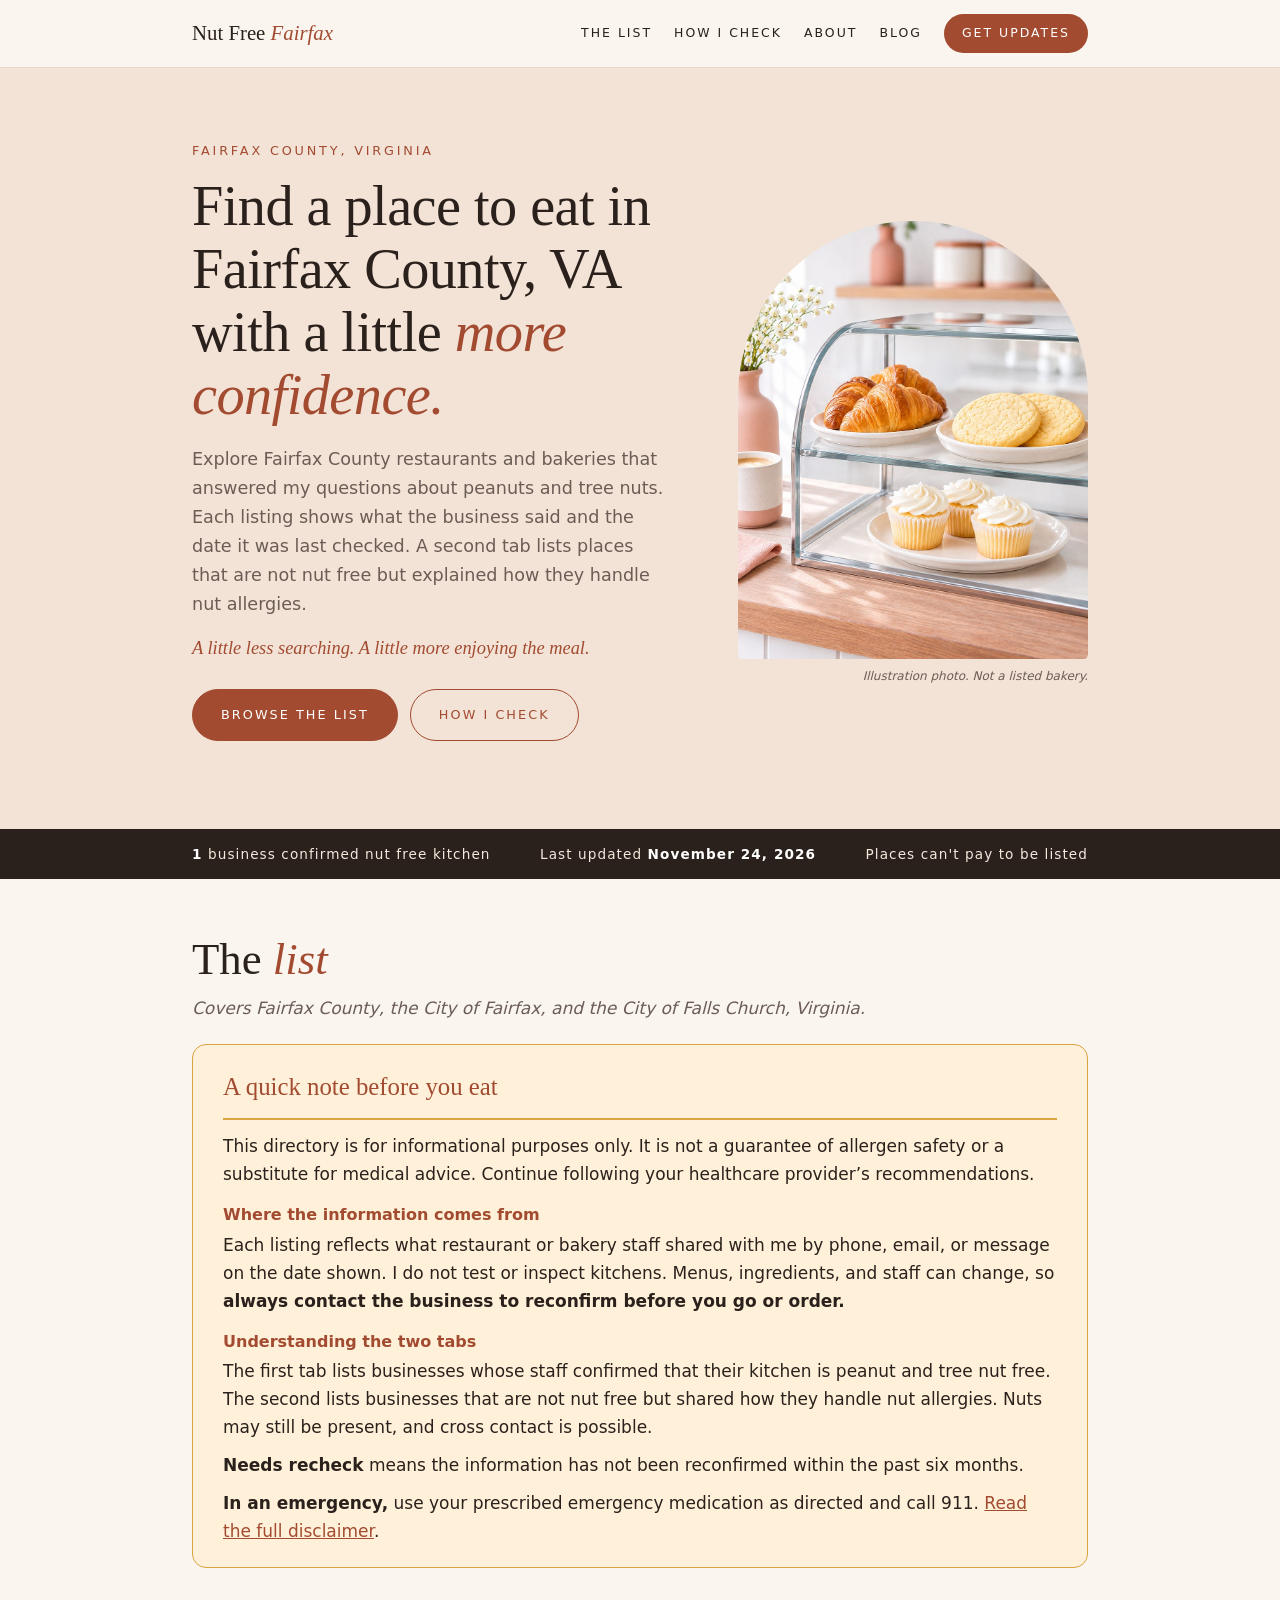
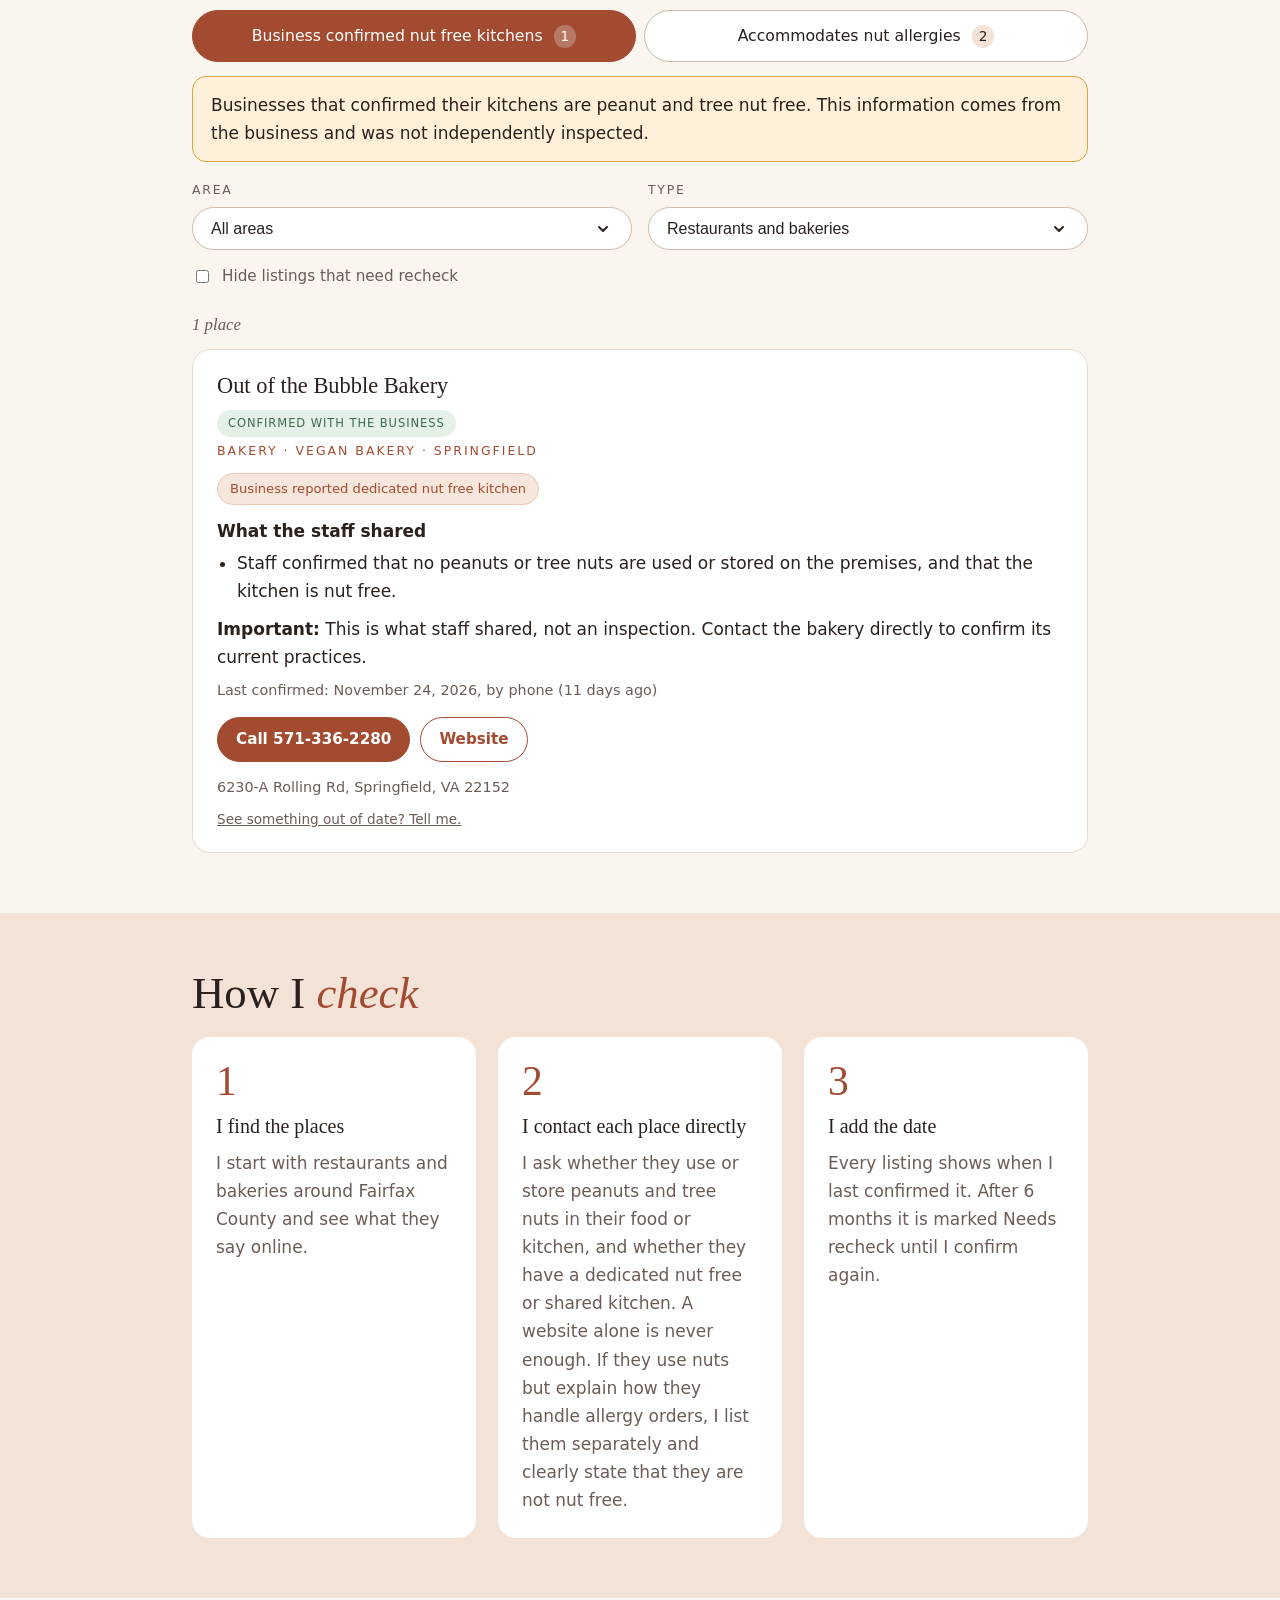
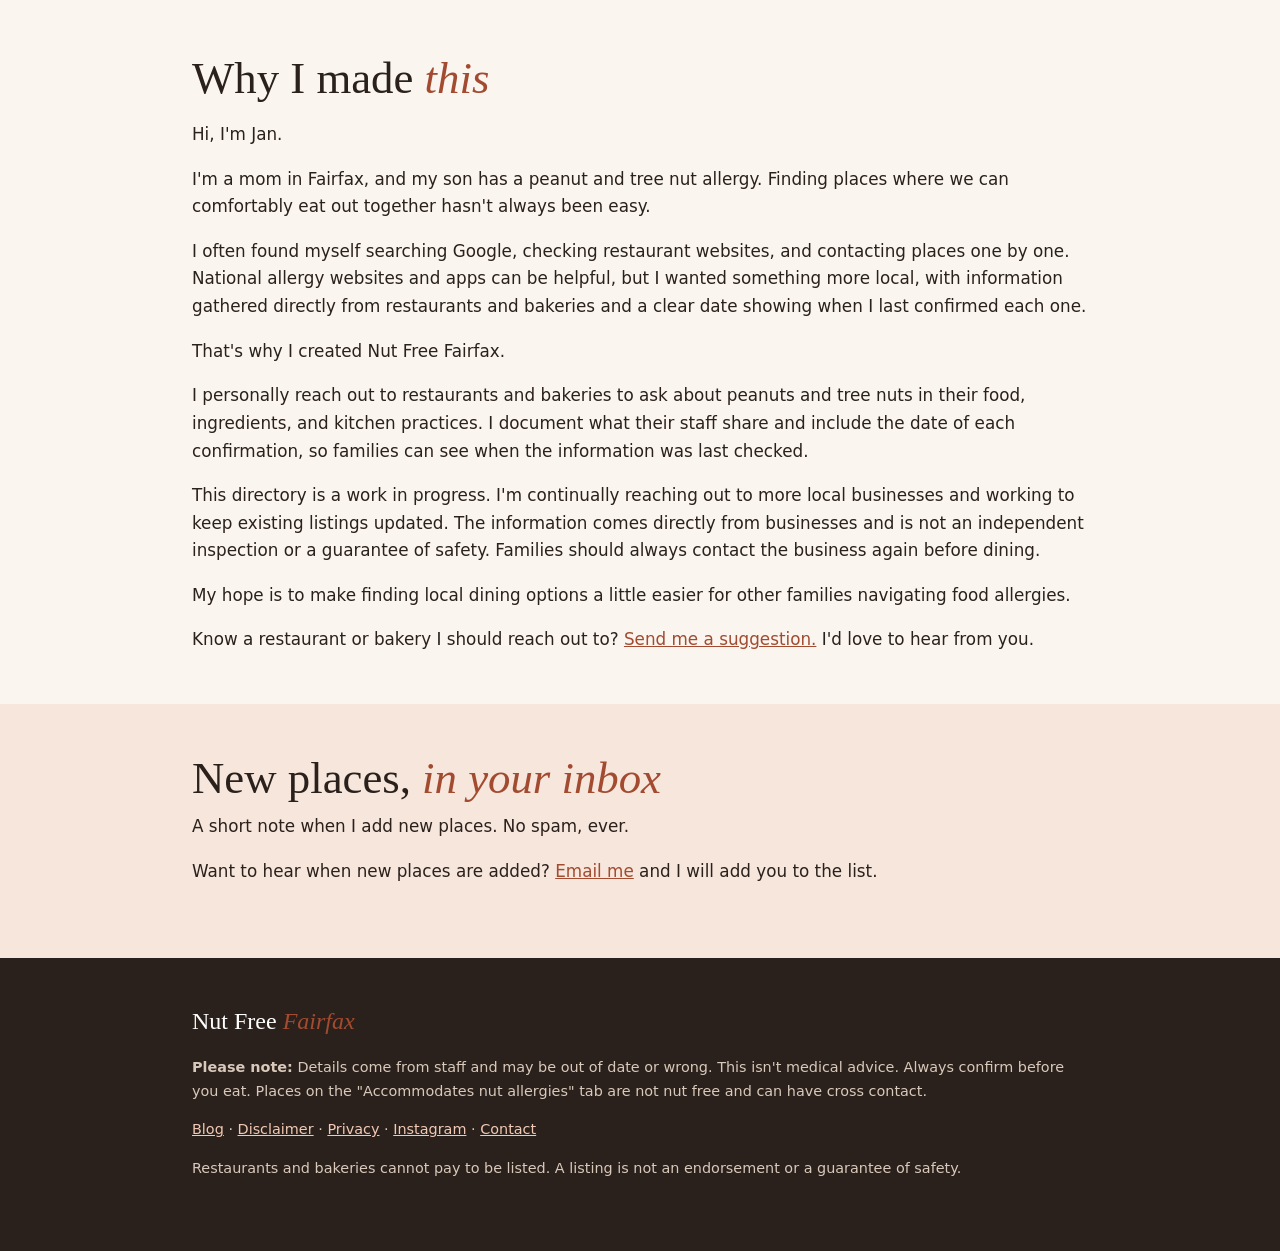
<file: index.html>
<!DOCTYPE html>
<html lang="en">
<head>
  <meta charset="utf-8">
  <meta name="viewport" content="width=device-width, initial-scale=1">
  <title>Nut Free Fairfax | Peanut and tree nut free restaurants and bakeries in Fairfax County, VA</title>
  <meta name="description" content="Hand checked peanut and tree nut free restaurants and bakeries in Fairfax County, the City of Fairfax, and the City of Falls Church, VA. Every listing shows the date I last confirmed it. Always check with the business before you go.">
    <meta http-equiv="Content-Security-Policy" content="default-src 'self'; script-src 'self'; style-src 'self'; img-src 'self' data:; font-src 'self'; object-src 'none'; base-uri 'self'; form-action 'self'">
  <meta name="referrer" content="strict-origin-when-cross-origin">
  <meta name="theme-color" content="#a24b30">
  <link rel="canonical" href="https://nutfreefairfax.com/">
  <meta property="og:type" content="website">
  <meta property="og:site_name" content="Nut Free Fairfax">
  <meta property="og:title" content="Nut Free Fairfax | Peanut and tree nut free restaurants and bakeries in Fairfax County, VA">
  <meta property="og:description" content="Hand checked peanut and tree nut free restaurants and bakeries in Fairfax County, the City of Fairfax, and the City of Falls Church, VA. Every listing shows the date I last confirmed it. Always check with the business before you go.">
  <meta property="og:url" content="https://nutfreefairfax.com/">
  <meta property="og:image" content="https://nutfreefairfax.com/images/og-share.jpg">
  <meta name="twitter:card" content="summary_large_image">
  <script type="application/ld+json">
  {"@context":"https://schema.org","@graph":[{"@type":"WebSite","@id":"https://nutfreefairfax.com/#site","url":"https://nutfreefairfax.com/","name":"Nut Free Fairfax","description":"A free, hand verified directory of peanut and tree nut free restaurants and bakeries in Fairfax County, VA."},{"@type":"Person","name":"Jan","url":"https://nutfreefairfax.com/#about"}]}
  </script>
  <link rel="icon" href="favicon.svg" type="image/svg+xml">
  <link rel="stylesheet" href="style.css?v=202611281300">
</head>
<body>
  <a class="skip" href="#list">Skip to the list</a>

  <nav class="nav" aria-label="Main">
    <div class="wrap nav-in">
      <a class="logo" href="#top">Nut Free <em>Fairfax</em></a>
      <div class="nav-links">
        <a href="#list">The list</a>
        <a href="#how">How I check</a>
        <a href="#about">About</a>
        <a href="blog/">Blog</a>
        <a class="pill" href="#newsletter">Get updates</a>
      </div>
    </div>
  </nav>

  <header class="hero" id="top">
    <div class="wrap hero-in">
      <div class="hero-text">
        <p class="eyebrow">Fairfax County, Virginia</p>
        <h1>Find a place to eat in Fairfax County, VA with a little <em>more confidence.</em></h1>
        <p class="lead">Explore Fairfax County restaurants and bakeries that answered my questions about peanuts and tree nuts. Each listing shows what the business said and the date it was last checked. A second tab lists places that are not nut free but explained how they handle nut allergies.</p>
        <p class="closer">A little less searching. A little more enjoying the meal.</p>
        <p class="cta"><a class="btn" href="#list">Browse the list</a> <a class="btn ghost" href="#how">How I check</a></p>
      </div>
      <!-- Put your photo at images/hero.jpg. Until then you see the soft color shape. -->
      <div class="hero-photo" role="img" aria-label="Pastries in a bakery display case (illustration photo)">
        <p class="photo-note">Illustration photo. Not a listed bakery.</p>
      </div>
    </div>
  </header>

  <section class="strip" aria-label="Site facts">
    <div class="wrap strip-in">
      <p><strong id="statCount">0</strong> <span id="statLabel">business confirmed nut free kitchens</span></p>
      <p>Last updated <strong id="statUpdated">soon</strong></p>
      <p>Places can't pay to be listed</p>
    </div>
  </section>

  <main>
    <section class="wrap" id="list-section">
      <h2 class="section-title">The <em>list</em></h2>
      <p class="coverage">Covers Fairfax County, the City of Fairfax, and the City of Falls Church, Virginia.</p>

      <div class="disclaimer" role="note">
        <h3>A quick note before you eat</h3>
        <p>This directory is for informational purposes only. It is not a guarantee of allergen safety or a substitute for medical advice. Continue following your healthcare provider&rsquo;s recommendations.</p>
        <h4>Where the information comes from</h4>
        <p>Each listing reflects what restaurant or bakery staff shared with me by phone, email, or message on the date shown. I do not test or inspect kitchens. Menus, ingredients, and staff can change, so <strong>always contact the business to reconfirm before you go or order.</strong></p>
        <h4>Understanding the two tabs</h4>
        <p>The first tab lists businesses whose staff confirmed that their kitchen is peanut and tree nut free. The second lists businesses that are not nut free but shared how they handle nut allergies. Nuts may still be present, and cross contact is possible.</p>
        <p><strong>Needs recheck</strong> means the information has not been reconfirmed within the past six months.</p>
        <p><strong>In an emergency,</strong> use your prescribed emergency medication as directed and call 911. <a href="disclaimer.html">Read the full disclaimer</a>.</p>
      </div>

      <div class="tabs" role="tablist" aria-label="Kind of place">
        <button class="tab on" role="tab" type="button" data-level="nutfree" aria-selected="true">Business confirmed nut free kitchens <span class="tab-n">0</span></button>
        <button class="tab" role="tab" type="button" data-level="accommodates" aria-selected="false">Accommodates nut allergies <span class="tab-n">0</span></button>
      </div>
      <p id="tabNote" class="tab-note" role="note" hidden></p>

      <div class="controls" aria-label="Filter the list">
        <div class="field">
          <label for="area">Area</label>
          <select id="area"><option value="all">All areas</option></select>
        </div>
        <div class="field">
          <label for="type">Type</label>
          <select id="type">
            <option value="all">Restaurants and bakeries</option>
            <option value="restaurant">Restaurants</option>
            <option value="bakery">Bakeries</option>
          </select>
        </div>
        <label class="check"><input id="hideOld" type="checkbox"> Hide listings that need recheck</label>
      </div>

      <p id="count" class="count" aria-live="polite"></p>
      <div id="list" class="list" aria-label="Listings"></div>
    </section>

    <section class="how" id="how">
      <div class="wrap">
        <h2 class="section-title">How I <em>check</em></h2>
        <ol class="steps">
          <li><span class="num">1</span><h3>I find the places</h3><p>I start with restaurants and bakeries around Fairfax County and see what they say online.</p></li>
          <li><span class="num">2</span><h3>I contact each place directly</h3><p>I ask whether they use or store peanuts and tree nuts in their food or kitchen, and whether they have a dedicated nut free or shared kitchen. A website alone is never enough. If they use nuts but explain how they handle allergy orders, I list them separately and clearly state that they are not nut free.</p></li>
          <li><span class="num">3</span><h3>I add the date</h3><p>Every listing shows when I last confirmed it. After 6 months it is marked Needs recheck until I confirm again.</p></li>
        </ol>
      </div>
    </section>

    <section class="wrap about" id="about">
      <h2 class="section-title">Why I made <em>this</em></h2>
      <p>Hi, I'm Jan.</p>
      <p>I'm a mom in Fairfax, and my son has a peanut and tree nut allergy. Finding places where we can comfortably eat out together hasn't always been easy.</p>
      <p>I often found myself searching Google, checking restaurant websites, and contacting places one by one. National allergy websites and apps can be helpful, but I wanted something more local, with information gathered directly from restaurants and bakeries and a clear date showing when I last confirmed each one.</p>
      <p>That's why I created Nut Free Fairfax.</p>
      <p>I personally reach out to restaurants and bakeries to ask about peanuts and tree nuts in their food, ingredients, and kitchen practices. I document what their staff share and include the date of each confirmation, so families can see when the information was last checked.</p>
      <p>This directory is a work in progress. I'm continually reaching out to more local businesses and working to keep existing listings updated. The information comes directly from businesses and is not an independent inspection or a guarantee of safety. Families should always contact the business again before dining.</p>
      <p>My hope is to make finding local dining options a little easier for other families navigating food allergies.</p>
      <p>Know a restaurant or bakery I should reach out to? <a href="mailto:nutfreefairfax@gmail.com">Send me a suggestion.</a> I'd love to hear from you.</p>
    </section>

    <!-- HIDDEN until you have real affiliate links. To bring it back, delete the opening and closing comment marks around this block and swap in your real links.
    <section class="wrap box" id="tools">
      <h2>Helpful nut free <em>finds</em></h2>
      <p class="small">A few things I like. These are affiliate links, which means I may earn a small commission if you buy. It costs you nothing extra, and it never affects which places are listed.</p>
      <ul>
        <li><a href="YOUR-AFFILIATE-LINK-HERE" rel="sponsored noopener">Product name</a></li>
      </ul>
    </section>
    -->


    <section class="news" id="newsletter">
      <div class="wrap">
        <h2>New places, <em>in your inbox</em></h2>
        <p class="small">A short note when I add new places. No spam, ever.</p>
        <p class="small">Want to hear when new places are added? <a href="mailto:nutfreefairfax@gmail.com?subject=Add%20me%20to%20the%20list">Email me</a> and I will add you to the list.</p>
      </div>
    </section>
  </main>

  <footer class="site-footer">
    <div class="wrap">
      <p class="logo-foot">Nut Free <em>Fairfax</em></p>
      <!-- RESTORE with first affiliate link:
      <p><strong>Affiliate disclosure:</strong> Some links on this site may be affiliate links. If you buy something through one, I may earn a small commission at no extra cost to you. Commissions never affect which restaurants and bakeries are listed.</p>
      -->
      <p><strong>Please note:</strong> Details come from staff and may be out of date or wrong. This isn't medical advice. Always confirm before you eat. Places on the "Accommodates nut allergies" tab are not nut free and can have cross contact.</p>
      <p><a href="blog/">Blog</a> &middot; <a href="disclaimer.html">Disclaimer</a> &middot; <a href="privacy.html">Privacy</a> <!-- RESTORE with first affiliate link: &middot; <a href="affiliate-disclosure.html">Affiliate disclosure</a> --> &middot; <a href="https://www.instagram.com/nutfreefairfax/" rel="noopener noreferrer">Instagram</a> &middot; <a href="mailto:nutfreefairfax@gmail.com">Contact</a></p>
      <p>Restaurants and bakeries cannot pay to be listed. A listing is not an endorsement or a guarantee of safety.</p>
    </div>
  </footer>

  <script src="data/listings.js?v=202611281300"></script>
  <script src="app.js?v=202611281300"></script>
</body>
</html>
</file>
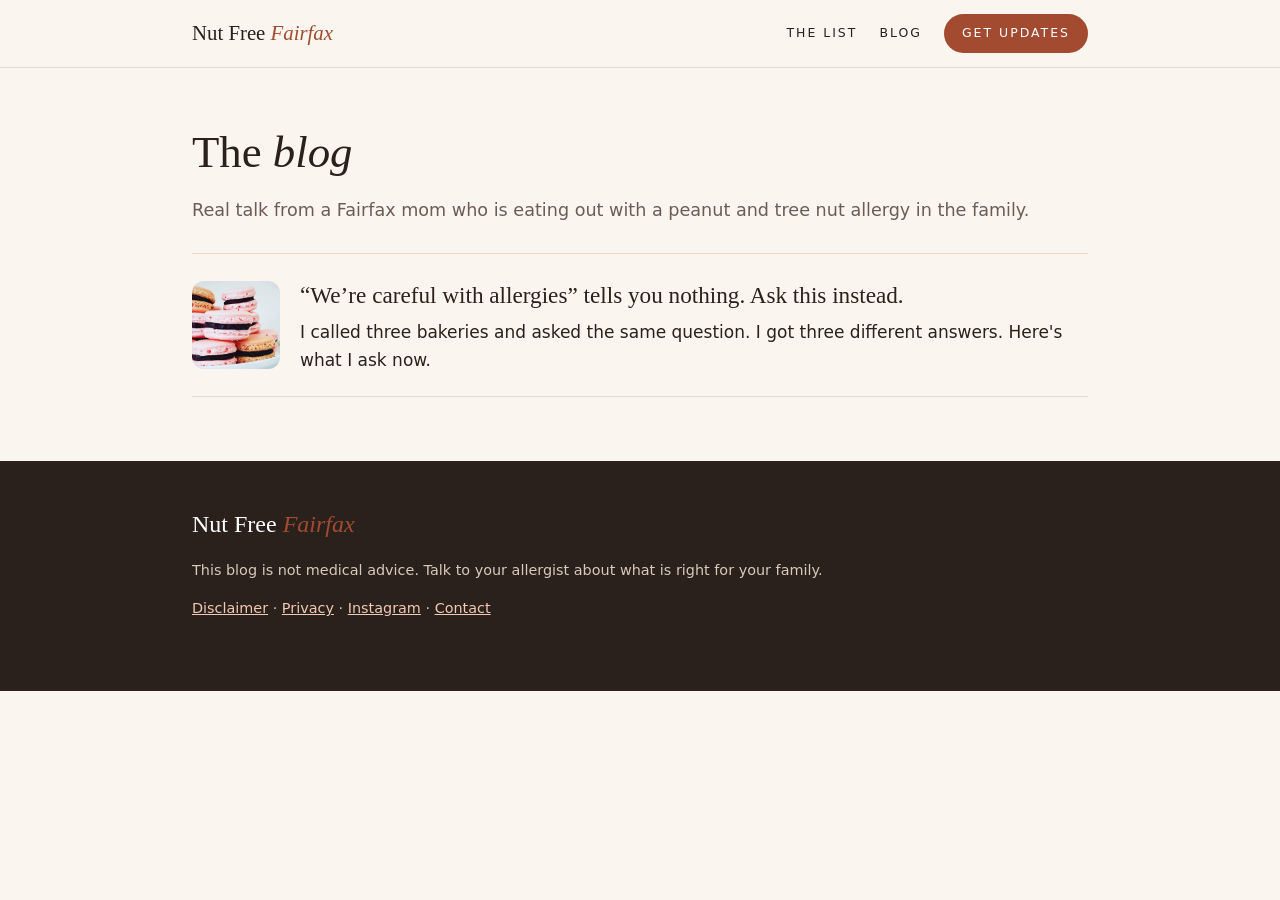
<file: blog/index.html>
<!DOCTYPE html>
<html lang="en">
<head>
  <meta charset="utf-8">
  <meta name="viewport" content="width=device-width, initial-scale=1">
  <title>Blog | Nut Free Fairfax</title>
  <meta name="description" content="Plain, practical posts for families eating out with peanut and tree nut allergies in Fairfax County, VA.">
  <link rel="canonical" href="https://nutfreefairfax.com/blog/">
    <meta http-equiv="Content-Security-Policy" content="default-src 'self'; script-src 'self'; style-src 'self'; img-src 'self' data:; font-src 'self'; object-src 'none'; base-uri 'self'; form-action 'self'">
  <meta name="referrer" content="strict-origin-when-cross-origin">
  <meta name="theme-color" content="#a24b30">
  <meta property="og:type" content="website">
  <meta property="og:site_name" content="Nut Free Fairfax">
  <meta property="og:title" content="Blog | Nut Free Fairfax">
  <meta property="og:description" content="Plain, practical posts for families eating out with peanut and tree nut allergies in Fairfax County, VA.">
  <meta property="og:url" content="https://nutfreefairfax.com/blog/">
  <meta property="og:image" content="https://nutfreefairfax.com/images/og-share.jpg">
  <meta name="twitter:card" content="summary_large_image">
  <link rel="icon" href="../favicon.svg" type="image/svg+xml">
  <link rel="stylesheet" href="../style.css?v=202611281300">
</head>
<body>
  <nav class="nav" aria-label="Main">
    <div class="wrap nav-in">
      <a class="logo" href="../index.html">Nut Free <em>Fairfax</em></a>
      <div class="nav-links">
        <a href="../index.html#list">The list</a>
        <a href="index.html">Blog</a>
        <a class="pill" href="../index.html#newsletter">Get updates</a>
      </div>
    </div>
  </nav>
  <main class="wrap doc blog-index">
    <h1>The <em>blog</em></h1>
    <p class="lead">Real talk from a Fairfax mom who is eating out with a peanut and tree nut allergy in the family.</p>

    <ul class="post-list">
      <li class="has-thumb">
        <a class="thumb" href="how-to-ask-a-restaurant-about-a-nut-allergy.html" tabindex="-1" aria-hidden="true"><img src="../images/macarons-wide.jpg" width="1600" height="1067" alt="" loading="lazy"></a>
        <div>
        <h2><a href="how-to-ask-a-restaurant-about-a-nut-allergy.html">&ldquo;We&rsquo;re careful with allergies&rdquo; tells you nothing. Ask this instead.</a></h2>
        <p>I called three bakeries and asked the same question. I got three different answers. Here's what I ask now.</p>
        </div>
      </li>
    </ul>
  </main>
  <footer class="site-footer">
    <div class="wrap">
      <p class="logo-foot">Nut Free <em>Fairfax</em></p>
      <p>This blog is not medical advice. Talk to your allergist about what is right for your family.</p>
      <p><a href="../disclaimer.html">Disclaimer</a> &middot; <a href="../privacy.html">Privacy</a> <!-- RESTORE with first affiliate link: &middot; <a href="../affiliate-disclosure.html">Affiliate disclosure</a> --> &middot; <a href="https://www.instagram.com/nutfreefairfax/" rel="noopener noreferrer">Instagram</a> &middot; <a href="mailto:nutfreefairfax@gmail.com">Contact</a></p>
    </div>
  </footer>
</body>
</html>
</file>
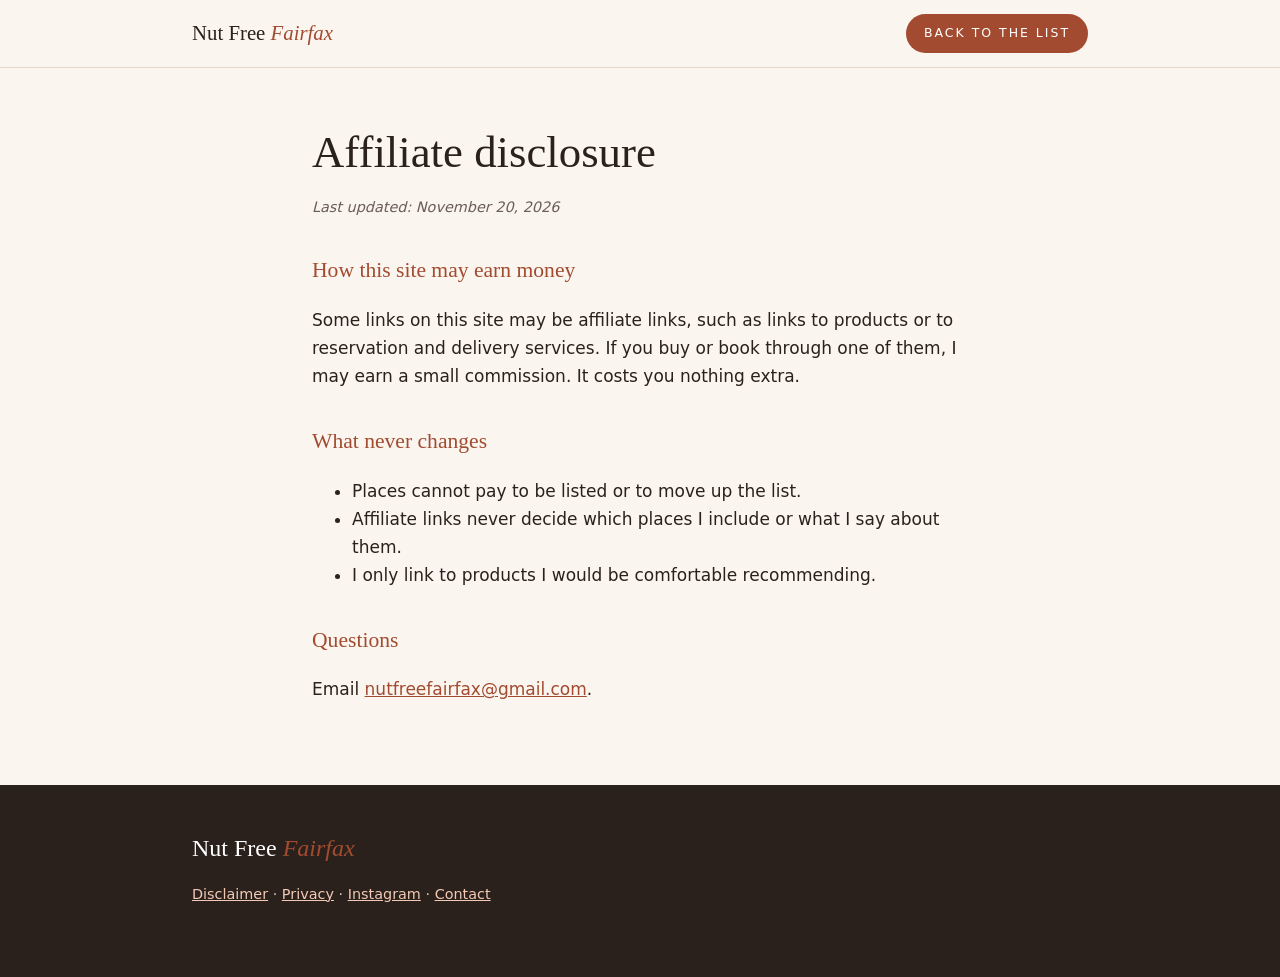
<file: affiliate-disclosure.html>
<!DOCTYPE html>
<html lang="en">
<head>
  <meta charset="utf-8">
  <meta name="viewport" content="width=device-width, initial-scale=1">
  <title>Affiliate disclosure | Nut Free Fairfax</title>
  <meta name="description" content="How Nut Free Fairfax earns money and what it never does.">
    <meta http-equiv="Content-Security-Policy" content="default-src 'self'; script-src 'self'; style-src 'self'; img-src 'self' data:; font-src 'self'; object-src 'none'; base-uri 'self'; form-action 'self'">
  <meta name="referrer" content="strict-origin-when-cross-origin">
  <meta name="theme-color" content="#a24b30">
  <link rel="canonical" href="https://nutfreefairfax.com/affiliate-disclosure.html">
  <meta property="og:type" content="website">
  <meta property="og:site_name" content="Nut Free Fairfax">
  <meta property="og:title" content="Affiliate disclosure | Nut Free Fairfax">
  <meta property="og:description" content="How Nut Free Fairfax earns money and what it never does.">
  <meta property="og:url" content="https://nutfreefairfax.com/affiliate-disclosure.html">
  <meta property="og:image" content="https://nutfreefairfax.com/images/og-share.jpg">
  <meta name="twitter:card" content="summary_large_image">
  <link rel="icon" href="favicon.svg" type="image/svg+xml">
  <link rel="stylesheet" href="style.css?v=202611281300">
</head>
<body>
  <nav class="nav" aria-label="Main">
    <div class="wrap nav-in">
      <a class="logo" href="index.html">Nut Free <em>Fairfax</em></a>
      <div class="nav-links"><a class="pill" href="index.html">Back to the list</a></div>
    </div>
  </nav>
  <main class="wrap doc">
    <h1>Affiliate disclosure</h1>
    <p class="updated">Last updated: November 20, 2026</p>

    <h2>How this site may earn money</h2>
    <p>Some links on this site may be affiliate links, such as links to products or to reservation and delivery services. If you buy or book through one of them, I may earn a small commission. It costs you nothing extra.</p>

    <h2>What never changes</h2>
    <ul>
      <li>Places cannot pay to be listed or to move up the list.</li>
      <li>Affiliate links never decide which places I include or what I say about them.</li>
      <li>I only link to products I would be comfortable recommending.</li>
    </ul>

    <!-- When your Amazon Associates account is approved, add Amazon's current required statement here and near your product links. Check the wording in their Operating Agreement. -->
    <h2>Questions</h2>
    <p>Email <a href="mailto:nutfreefairfax@gmail.com">nutfreefairfax@gmail.com</a>.</p>
  </main>
  <footer class="site-footer">
    <div class="wrap">
      <p class="logo-foot">Nut Free <em>Fairfax</em></p>
      <p><a href="disclaimer.html">Disclaimer</a> &middot; <a href="privacy.html">Privacy</a> <!-- RESTORE with first affiliate link: &middot; <a href="affiliate-disclosure.html">Affiliate disclosure</a> --> &middot; <a href="https://www.instagram.com/nutfreefairfax/" rel="noopener noreferrer">Instagram</a> &middot; <a href="mailto:nutfreefairfax@gmail.com">Contact</a></p>
    </div>
  </footer>
</body>
</html>
</file>
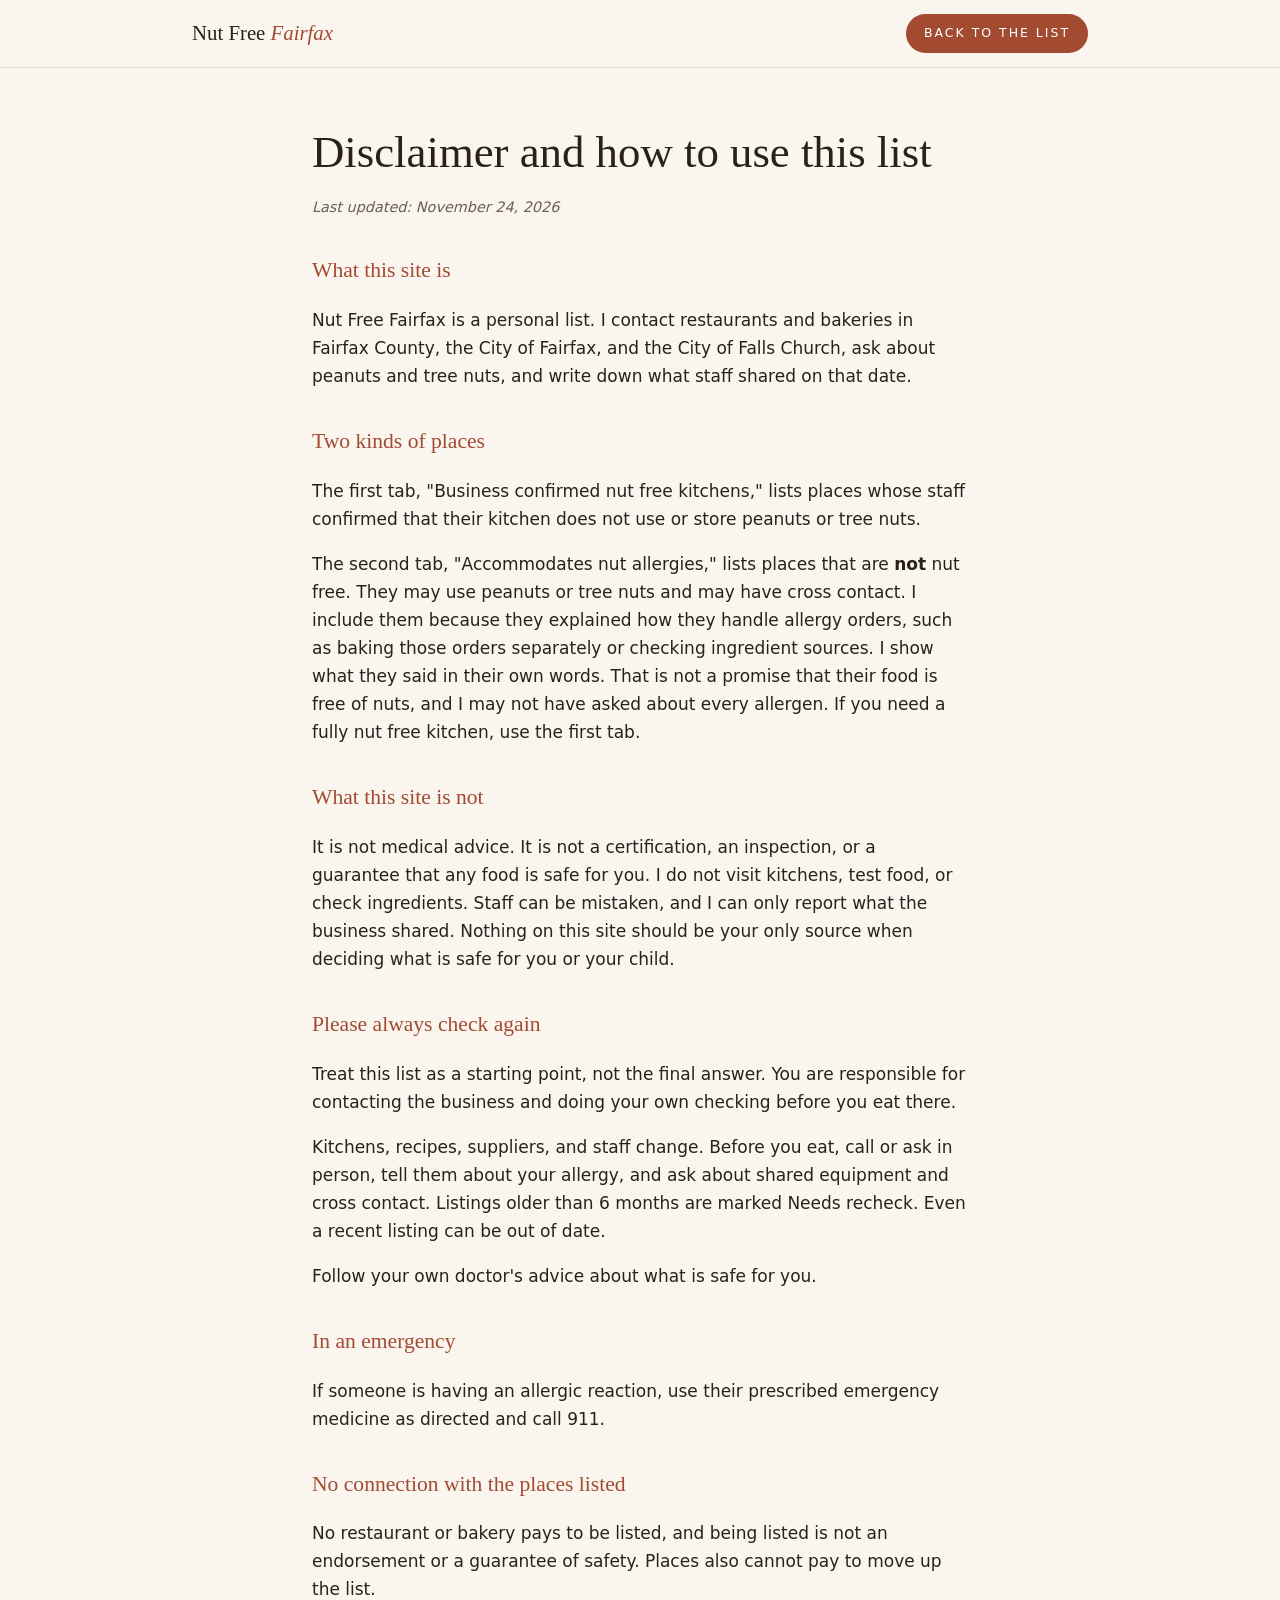
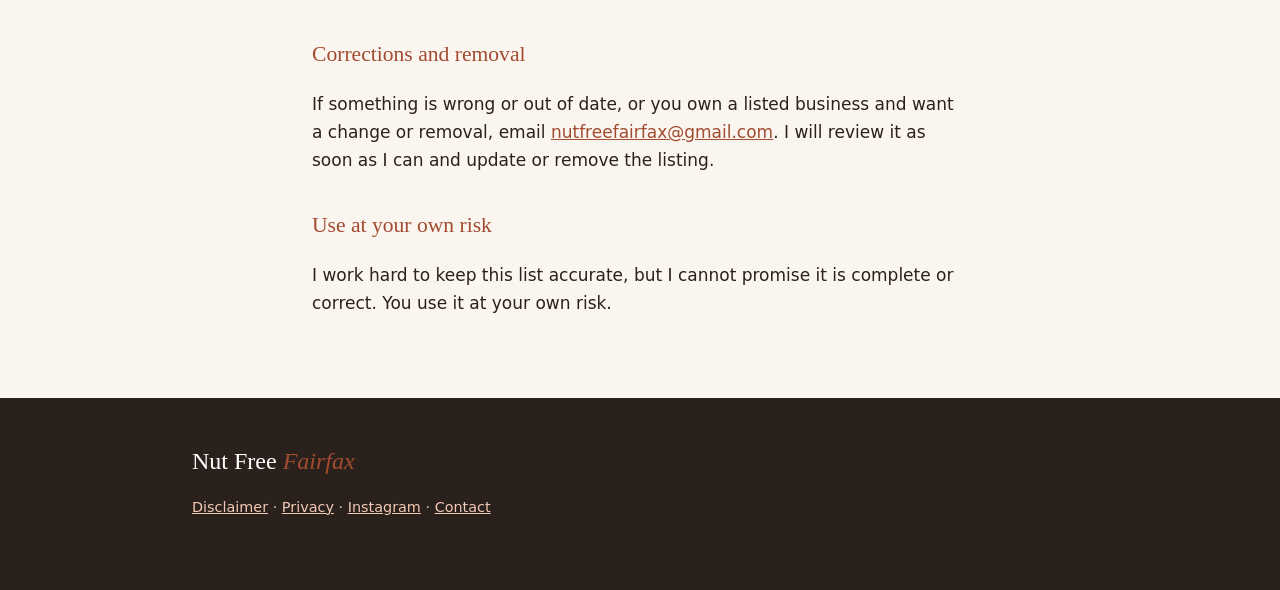
<file: disclaimer.html>
<!DOCTYPE html>
<html lang="en">
<head>
  <meta charset="utf-8">
  <meta name="viewport" content="width=device-width, initial-scale=1">
  <title>Disclaimer | Nut Free Fairfax</title>
  <meta name="description" content="How to use the Nut Free Fairfax list safely: what it is, what it is not, and how to ask for a correction.">
    <meta http-equiv="Content-Security-Policy" content="default-src 'self'; script-src 'self'; style-src 'self'; img-src 'self' data:; font-src 'self'; object-src 'none'; base-uri 'self'; form-action 'self'">
  <meta name="referrer" content="strict-origin-when-cross-origin">
  <meta name="theme-color" content="#a24b30">
  <link rel="canonical" href="https://nutfreefairfax.com/disclaimer.html">
  <meta property="og:type" content="website">
  <meta property="og:site_name" content="Nut Free Fairfax">
  <meta property="og:title" content="Disclaimer | Nut Free Fairfax">
  <meta property="og:description" content="How to use the Nut Free Fairfax list safely: what it is, what it is not, and how to ask for a correction.">
  <meta property="og:url" content="https://nutfreefairfax.com/disclaimer.html">
  <meta property="og:image" content="https://nutfreefairfax.com/images/og-share.jpg">
  <meta name="twitter:card" content="summary_large_image">
  <link rel="icon" href="favicon.svg" type="image/svg+xml">
  <link rel="stylesheet" href="style.css?v=202611281300">
</head>
<body>
  <nav class="nav" aria-label="Main">
    <div class="wrap nav-in">
      <a class="logo" href="index.html">Nut Free <em>Fairfax</em></a>
      <div class="nav-links"><a class="pill" href="index.html">Back to the list</a></div>
    </div>
  </nav>
  <main class="wrap doc">
    <h1>Disclaimer and how to use this list</h1>
    <p class="updated">Last updated: November 24, 2026</p>

    <h2>What this site is</h2>
    <p>Nut Free Fairfax is a personal list. I contact restaurants and bakeries in Fairfax County, the City of Fairfax, and the City of Falls Church, ask about peanuts and tree nuts, and write down what staff shared on that date.</p>

    <h2>Two kinds of places</h2>
    <p>The first tab, "Business confirmed nut free kitchens," lists places whose staff confirmed that their kitchen does not use or store peanuts or tree nuts.</p>
    <p>The second tab, "Accommodates nut allergies," lists places that are <strong>not</strong> nut free. They may use peanuts or tree nuts and may have cross contact. I include them because they explained how they handle allergy orders, such as baking those orders separately or checking ingredient sources. I show what they said in their own words. That is not a promise that their food is free of nuts, and I may not have asked about every allergen. If you need a fully nut free kitchen, use the first tab.</p>

    <h2>What this site is not</h2>
    <p>It is not medical advice. It is not a certification, an inspection, or a guarantee that any food is safe for you. I do not visit kitchens, test food, or check ingredients. Staff can be mistaken, and I can only report what the business shared. Nothing on this site should be your only source when deciding what is safe for you or your child.</p>

    <h2>Please always check again</h2>
    <p>Treat this list as a starting point, not the final answer. You are responsible for contacting the business and doing your own checking before you eat there.</p>
    <p>Kitchens, recipes, suppliers, and staff change. Before you eat, call or ask in person, tell them about your allergy, and ask about shared equipment and cross contact. Listings older than 6 months are marked Needs recheck. Even a recent listing can be out of date.</p>
    <p>Follow your own doctor's advice about what is safe for you.</p>

    <h2>In an emergency</h2>
    <p>If someone is having an allergic reaction, use their prescribed emergency medicine as directed and call 911.</p>

    <h2>No connection with the places listed</h2>
    <p>No restaurant or bakery pays to be listed, and being listed is not an endorsement or a guarantee of safety. Places also cannot pay to move up the list.</p>

    <h2>Corrections and removal</h2>
    <p>If something is wrong or out of date, or you own a listed business and want a change or removal, email <a href="mailto:nutfreefairfax@gmail.com">nutfreefairfax@gmail.com</a>. I will review it as soon as I can and update or remove the listing.</p>

    <h2>Use at your own risk</h2>
    <p>I work hard to keep this list accurate, but I cannot promise it is complete or correct. You use it at your own risk.</p>
  </main>
  <footer class="site-footer">
    <div class="wrap">
      <p class="logo-foot">Nut Free <em>Fairfax</em></p>
      <p><a href="disclaimer.html">Disclaimer</a> &middot; <a href="privacy.html">Privacy</a> <!-- RESTORE with first affiliate link: &middot; <a href="affiliate-disclosure.html">Affiliate disclosure</a> --> &middot; <a href="https://www.instagram.com/nutfreefairfax/" rel="noopener noreferrer">Instagram</a> &middot; <a href="mailto:nutfreefairfax@gmail.com">Contact</a></p>
    </div>
  </footer>
</body>
</html>
</file>
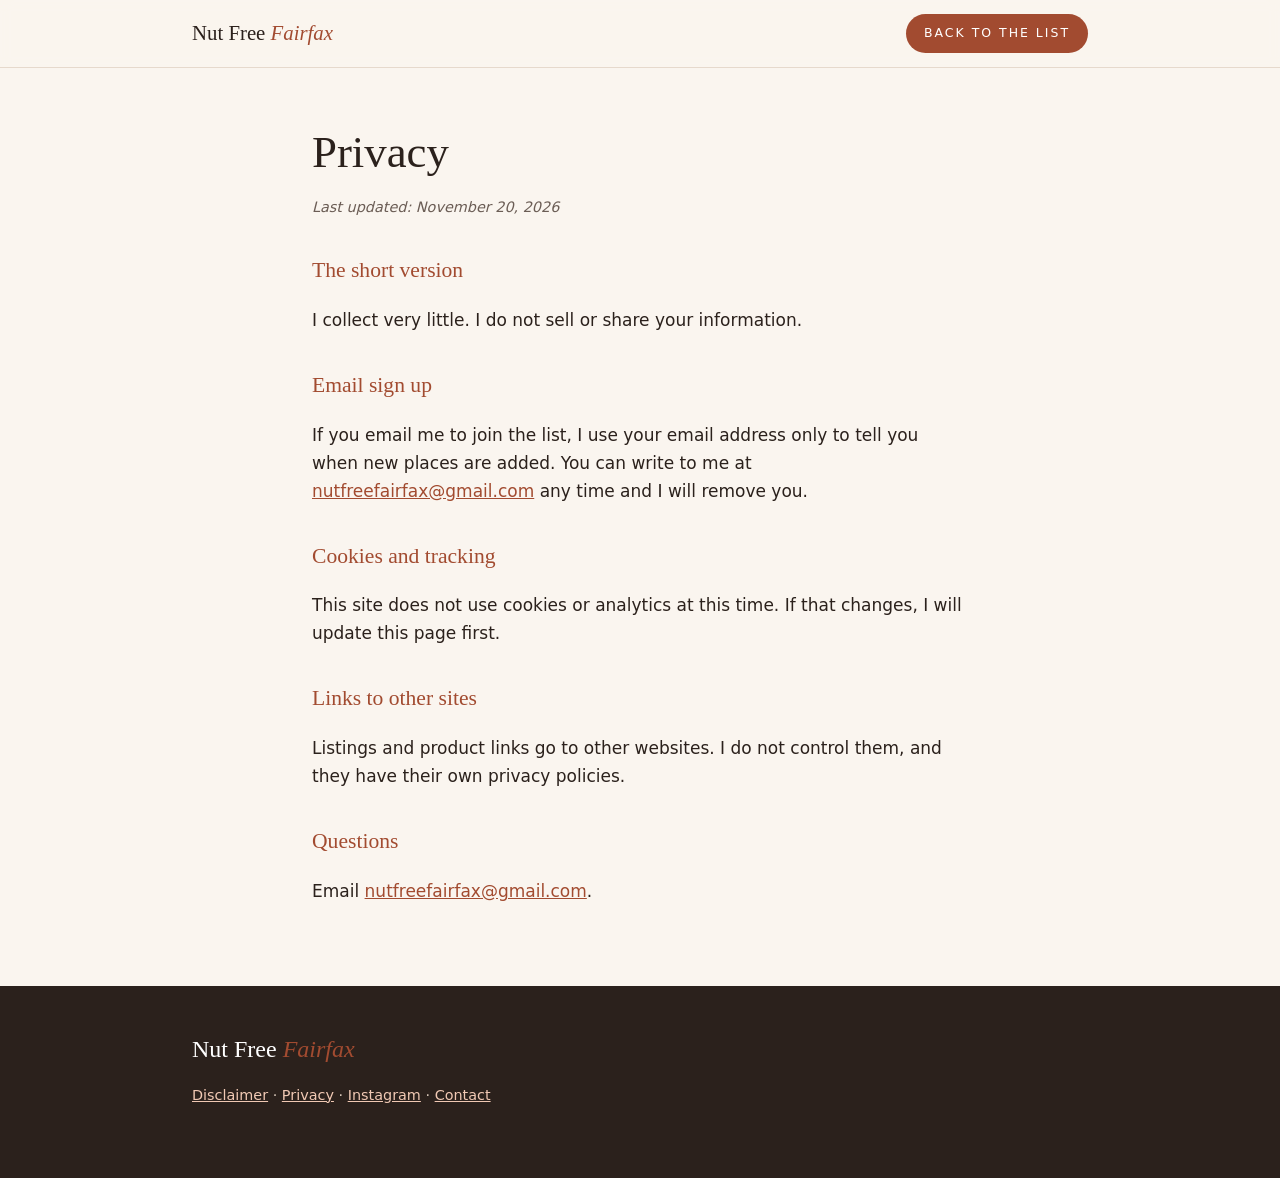
<file: privacy.html>
<!DOCTYPE html>
<html lang="en">
<head>
  <meta charset="utf-8">
  <meta name="viewport" content="width=device-width, initial-scale=1">
  <title>Privacy | Nut Free Fairfax</title>
  <meta name="description" content="What Nut Free Fairfax collects and what it does with it.">
    <meta http-equiv="Content-Security-Policy" content="default-src 'self'; script-src 'self'; style-src 'self'; img-src 'self' data:; font-src 'self'; object-src 'none'; base-uri 'self'; form-action 'self'">
  <meta name="referrer" content="strict-origin-when-cross-origin">
  <meta name="theme-color" content="#a24b30">
  <link rel="canonical" href="https://nutfreefairfax.com/privacy.html">
  <meta property="og:type" content="website">
  <meta property="og:site_name" content="Nut Free Fairfax">
  <meta property="og:title" content="Privacy | Nut Free Fairfax">
  <meta property="og:description" content="What Nut Free Fairfax collects and what it does with it.">
  <meta property="og:url" content="https://nutfreefairfax.com/privacy.html">
  <meta property="og:image" content="https://nutfreefairfax.com/images/og-share.jpg">
  <meta name="twitter:card" content="summary_large_image">
  <link rel="icon" href="favicon.svg" type="image/svg+xml">
  <link rel="stylesheet" href="style.css?v=202611281300">
</head>
<body>
  <nav class="nav" aria-label="Main">
    <div class="wrap nav-in">
      <a class="logo" href="index.html">Nut Free <em>Fairfax</em></a>
      <div class="nav-links"><a class="pill" href="index.html">Back to the list</a></div>
    </div>
  </nav>
  <main class="wrap doc">
    <h1>Privacy</h1>
    <p class="updated">Last updated: November 20, 2026</p>

    <h2>The short version</h2>
    <p>I collect very little. I do not sell or share your information.</p>

    <h2>Email sign up</h2>
    <p>If you email me to join the list, I use your email address only to tell you when new places are added. You can write to me at <a href="mailto:nutfreefairfax@gmail.com">nutfreefairfax@gmail.com</a> any time and I will remove you.</p>

    <h2>Cookies and tracking</h2>
    <p>This site does not use cookies or analytics at this time. If that changes, I will update this page first.</p>

    <h2>Links to other sites</h2>
    <p>Listings and product links go to other websites. I do not control them, and they have their own privacy policies.</p>

    <h2>Questions</h2>
    <p>Email <a href="mailto:nutfreefairfax@gmail.com">nutfreefairfax@gmail.com</a>.</p>
  </main>
  <footer class="site-footer">
    <div class="wrap">
      <p class="logo-foot">Nut Free <em>Fairfax</em></p>
      <p><a href="disclaimer.html">Disclaimer</a> &middot; <a href="privacy.html">Privacy</a> <!-- RESTORE with first affiliate link: &middot; <a href="affiliate-disclosure.html">Affiliate disclosure</a> --> &middot; <a href="https://www.instagram.com/nutfreefairfax/" rel="noopener noreferrer">Instagram</a> &middot; <a href="mailto:nutfreefairfax@gmail.com">Contact</a></p>
    </div>
  </footer>
</body>
</html>
</file>
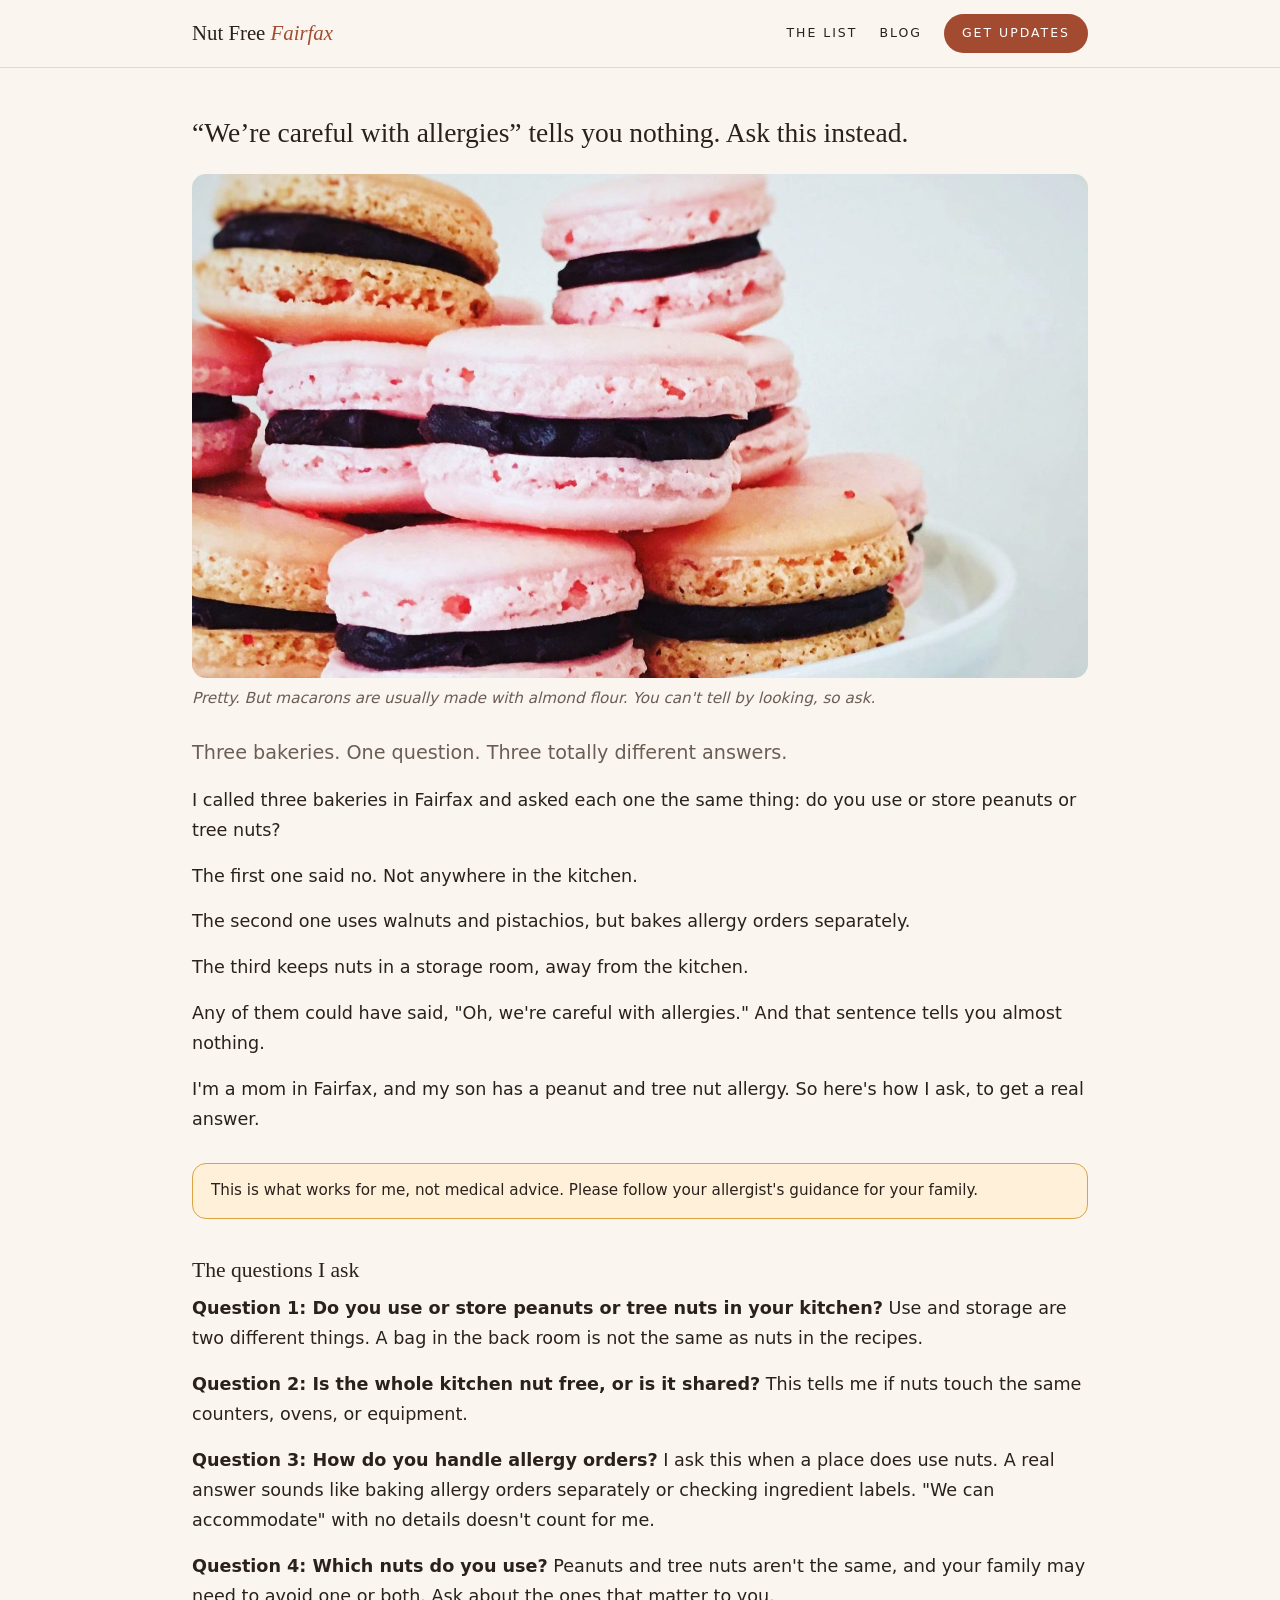
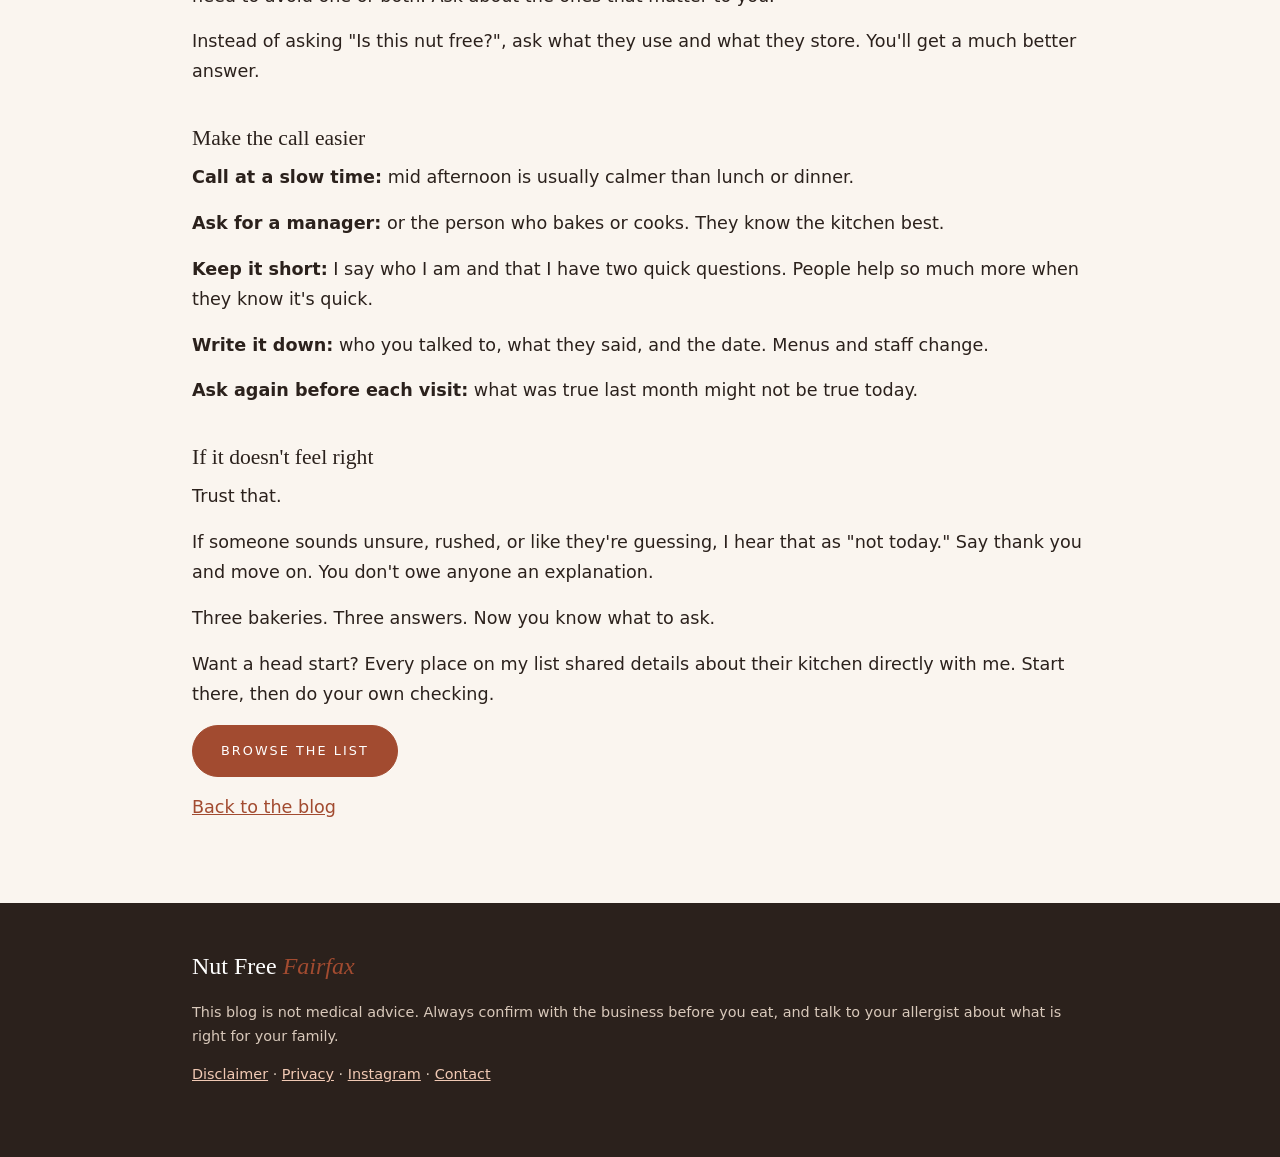
<file: blog/how-to-ask-a-restaurant-about-a-nut-allergy.html>
<!DOCTYPE html>
<html lang="en">
<head>
  <meta charset="utf-8">
  <meta name="viewport" content="width=device-width, initial-scale=1">
  <title>How to ask a restaurant about a nut allergy | Nut Free Fairfax</title>
  <meta name="description" content="The exact questions I ask restaurants and bakeries about peanuts and tree nuts, why "nut free" can mean different things, and how to keep the call short and friendly.">
  <link rel="canonical" href="https://nutfreefairfax.com/blog/how-to-ask-a-restaurant-about-a-nut-allergy.html">
    <meta http-equiv="Content-Security-Policy" content="default-src 'self'; script-src 'self'; style-src 'self'; img-src 'self' data:; font-src 'self'; object-src 'none'; base-uri 'self'; form-action 'self'">
  <meta name="referrer" content="strict-origin-when-cross-origin">
  <meta name="theme-color" content="#a24b30">
  <meta property="og:type" content="article">
  <meta property="og:site_name" content="Nut Free Fairfax">
  <meta property="og:title" content="How to ask a restaurant about a nut allergy | Nut Free Fairfax">
  <meta property="og:description" content="The exact questions I ask restaurants and bakeries about peanuts and tree nuts, why &quot;nut free&quot; can mean different things, and how to keep the call short and friendly.">
  <meta property="og:url" content="https://nutfreefairfax.com/blog/how-to-ask-a-restaurant-about-a-nut-allergy.html">
  <meta property="og:image" content="https://nutfreefairfax.com/images/og-share.jpg">
  <meta name="twitter:card" content="summary_large_image">
  <link rel="icon" href="../favicon.svg" type="image/svg+xml">
  <link rel="stylesheet" href="../style.css?v=202611281300">
</head>
<body>
  <nav class="nav" aria-label="Main">
    <div class="wrap nav-in">
      <a class="logo" href="../index.html">Nut Free <em>Fairfax</em></a>
      <div class="nav-links">
        <a href="../index.html#list">The list</a>
        <a href="index.html">Blog</a>
        <a class="pill" href="../index.html#newsletter">Get updates</a>
      </div>
    </div>
  </nav>
  <main class="wrap doc post">
    <h1>&ldquo;We&rsquo;re careful with allergies&rdquo; tells you nothing. Ask this instead.</h1>
    <figure class="post-photo">
      <img src="../images/macarons-wide.jpg" width="1600" height="1067" alt="A stack of pink macarons with dark filling on a white cake stand.">
      <figcaption>Pretty. But macarons are usually made with almond flour. You can't tell by looking, so ask.</figcaption>
    </figure>
    <p class="lead">Three bakeries. One question. Three totally different answers.</p>

    <p>I called three bakeries in Fairfax and asked each one the same thing: do you use or store peanuts or tree nuts?</p>
    <p>The first one said no. Not anywhere in the kitchen.</p>
    <p>The second one uses walnuts and pistachios, but bakes allergy orders separately.</p>
    <p>The third keeps nuts in a storage room, away from the kitchen.</p>
    <p>Any of them could have said, "Oh, we're careful with allergies." And that sentence tells you almost nothing.</p>
    <p>I'm a mom in Fairfax, and my son has a peanut and tree nut allergy. So here's how I ask, to get a real answer.</p>

    <div class="post-note"><p>This is what works for me, not medical advice. Please follow your allergist's guidance for your family.</p></div>

    <h2>The questions I ask</h2>
    <p><strong>Question 1: Do you use or store peanuts or tree nuts in your kitchen?</strong> Use and storage are two different things. A bag in the back room is not the same as nuts in the recipes.</p>
    <p><strong>Question 2: Is the whole kitchen nut free, or is it shared?</strong> This tells me if nuts touch the same counters, ovens, or equipment.</p>
    <p><strong>Question 3: How do you handle allergy orders?</strong> I ask this when a place does use nuts. A real answer sounds like baking allergy orders separately or checking ingredient labels. "We can accommodate" with no details doesn't count for me.</p>
    <p><strong>Question 4: Which nuts do you use?</strong> Peanuts and tree nuts aren't the same, and your family may need to avoid one or both. Ask about the ones that matter to you.</p>
    <p>Instead of asking "Is this nut free?", ask what they use and what they store. You'll get a much better answer.</p>

    <h2>Make the call easier</h2>
    <p><strong>Call at a slow time:</strong> mid afternoon is usually calmer than lunch or dinner.</p>
    <p><strong>Ask for a manager:</strong> or the person who bakes or cooks. They know the kitchen best.</p>
    <p><strong>Keep it short:</strong> I say who I am and that I have two quick questions. People help so much more when they know it's quick.</p>
    <p><strong>Write it down:</strong> who you talked to, what they said, and the date. Menus and staff change.</p>
    <p><strong>Ask again before each visit:</strong> what was true last month might not be true today.</p>

    <h2>If it doesn't feel right</h2>
    <p>Trust that.</p>
    <p>If someone sounds unsure, rushed, or like they're guessing, I hear that as "not today." Say thank you and move on. You don't owe anyone an explanation.</p>

    <p>Three bakeries. Three answers. Now you know what to ask.</p>
    <p>Want a head start? Every place on my list shared details about their kitchen directly with me. Start there, then do your own checking.</p>
    <p><a class="btn" href="../index.html#list">Browse the list</a></p>

    <!-- Affiliate links go here later, in a short "Things that help" list. Use rel="sponsored noopener" and keep the disclosure line. -->

    <p class="back-link"><a href="index.html">Back to the blog</a></p>
  </main>
  <footer class="site-footer">
    <div class="wrap">
      <p class="logo-foot">Nut Free <em>Fairfax</em></p>
      <p>This blog is not medical advice. Always confirm with the business before you eat, and talk to your allergist about what is right for your family.</p>
      <p><a href="../disclaimer.html">Disclaimer</a> &middot; <a href="../privacy.html">Privacy</a> <!-- RESTORE with first affiliate link: &middot; <a href="../affiliate-disclosure.html">Affiliate disclosure</a> --> &middot; <a href="https://www.instagram.com/nutfreefairfax/" rel="noopener noreferrer">Instagram</a> &middot; <a href="mailto:nutfreefairfax@gmail.com">Contact</a></p>
    </div>
  </footer>
</body>
</html>
</file>
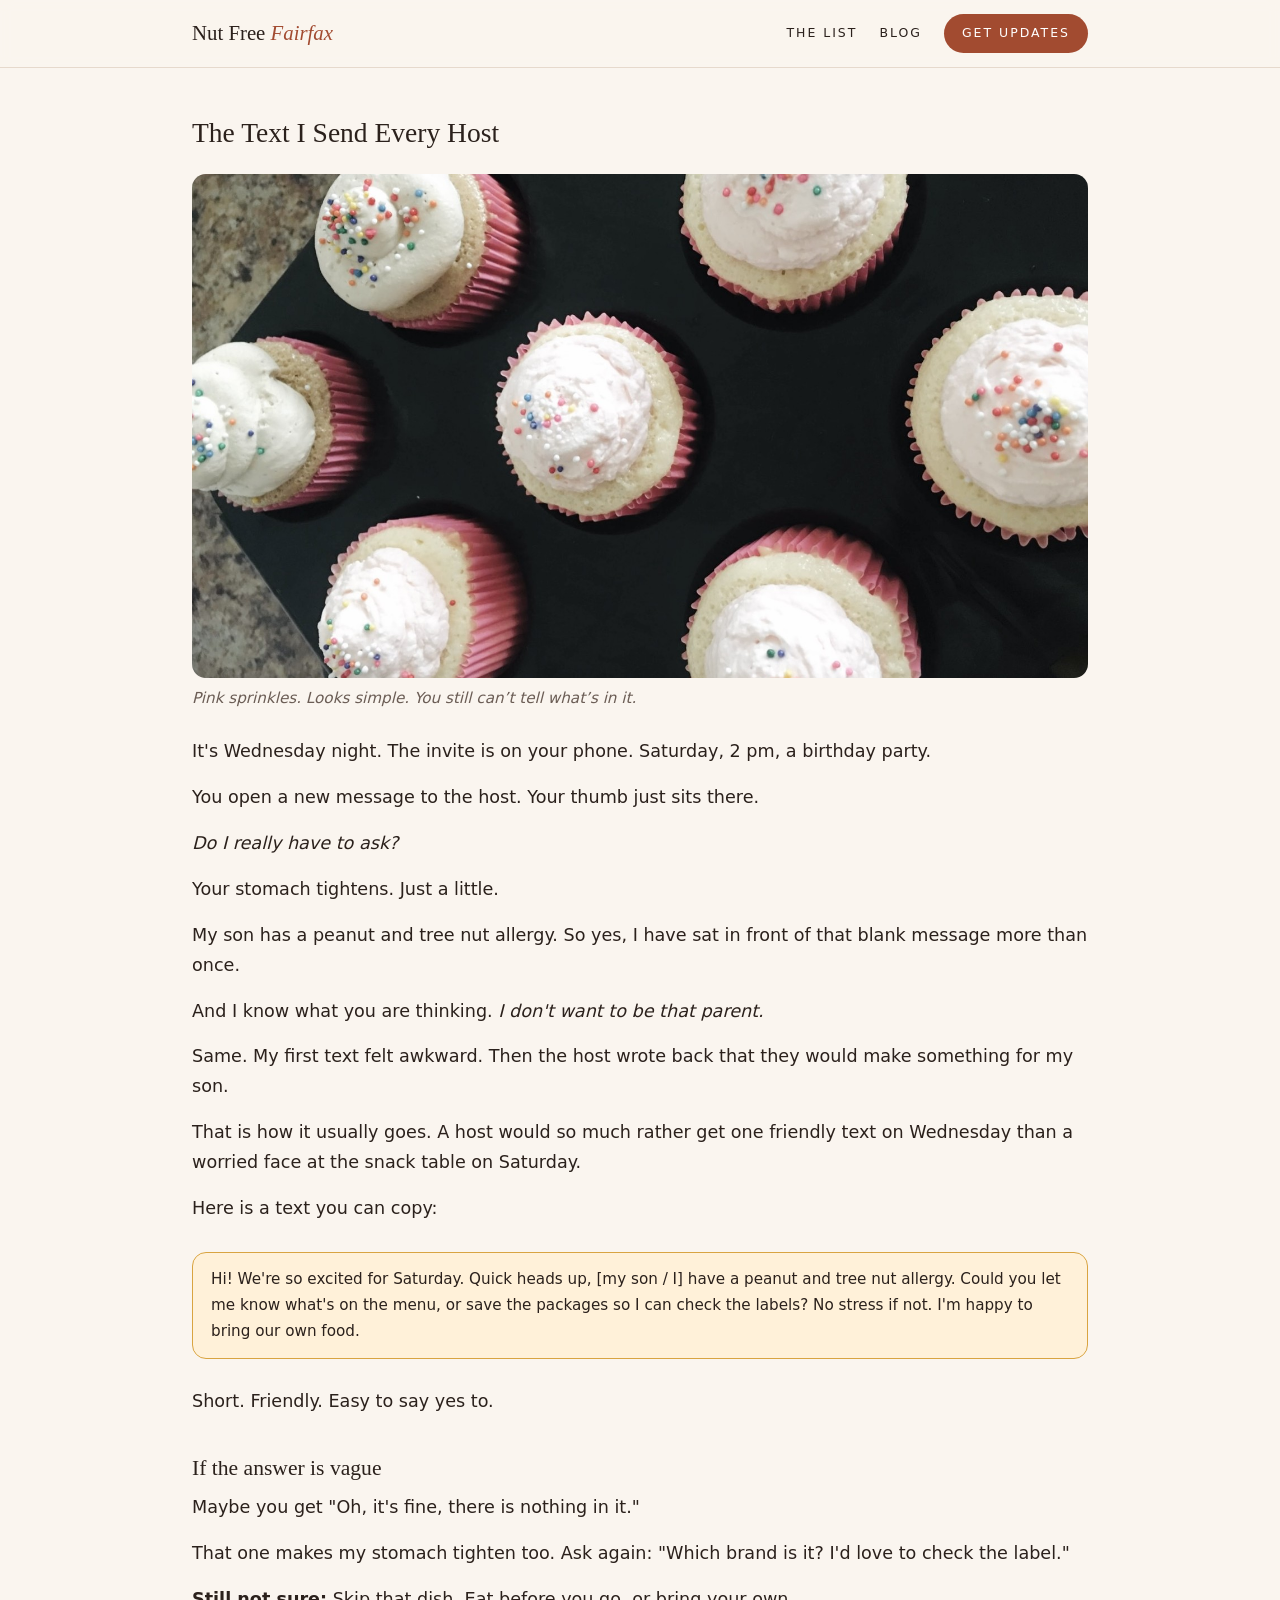
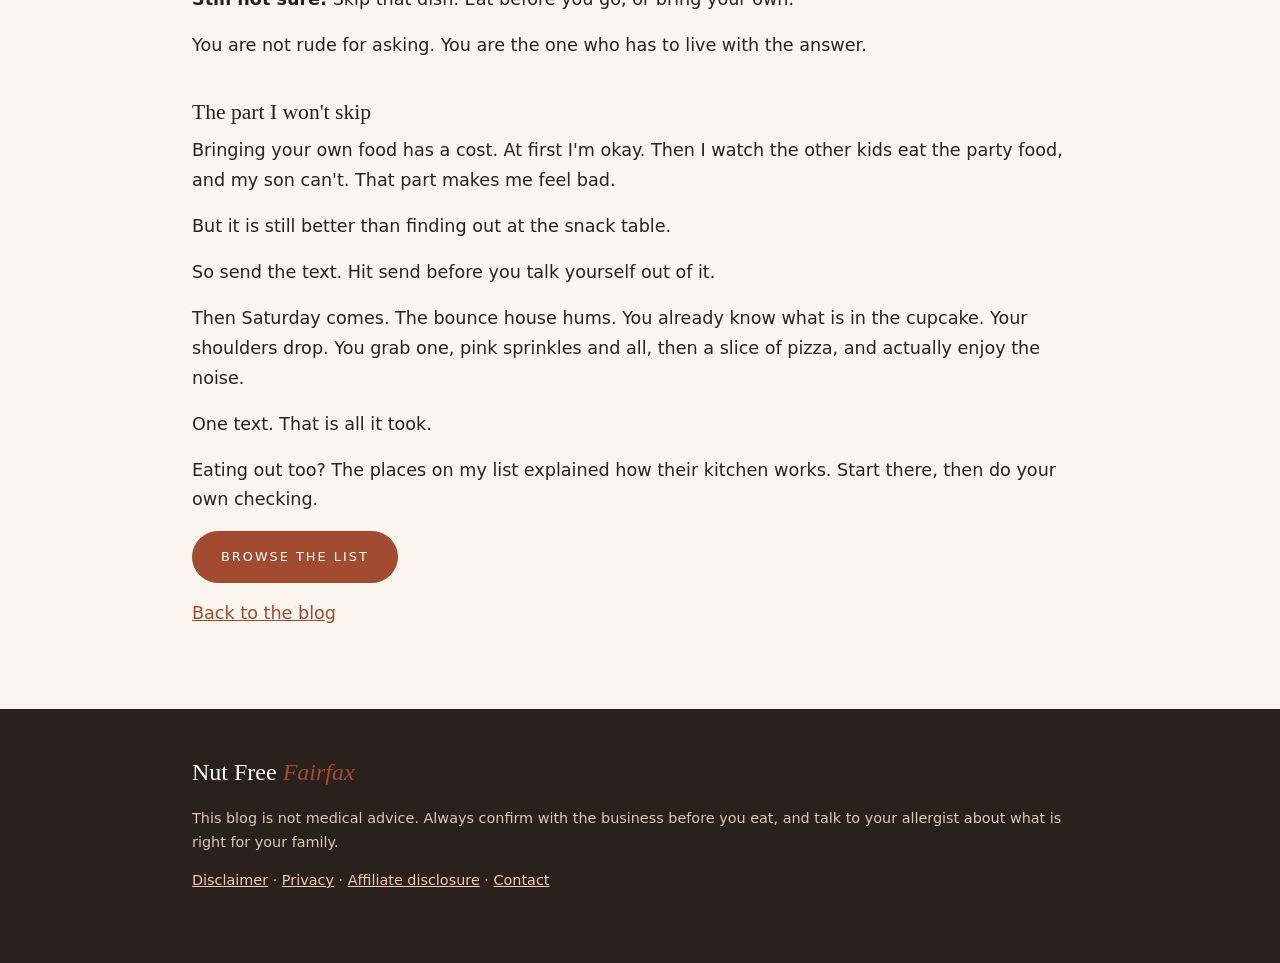
<file: queue/01-how-to-tell-a-party-host-about-a-nut-allergy.html>
<!DOCTYPE html>
<html lang="en">
<head>
  <meta charset="utf-8">
  <meta name="viewport" content="width=device-width, initial-scale=1">
  <title>How To Tell A Party Host About A Nut Allergy (Text You Can Copy) | Nut Free Fairfax</title>
  <meta name="description" content="A short text you can copy and send a party host about a peanut or tree nut allergy, what to ask for, and what to do when the answer is vague.">
  <link rel="canonical" href="https://nutfreefairfax.com/blog/how-to-tell-a-party-host-about-a-nut-allergy.html">
    <meta http-equiv="Content-Security-Policy" content="default-src 'self'; script-src 'self'; style-src 'self'; img-src 'self' data:; font-src 'self'; object-src 'none'; base-uri 'self'; form-action 'self'">
  <meta name="referrer" content="strict-origin-when-cross-origin">
  <meta name="theme-color" content="#a24b30">
  <meta property="og:type" content="article">
  <meta property="og:site_name" content="Nut Free Fairfax">
  <meta property="og:title" content="How To Tell A Party Host About A Nut Allergy (Text You Can Copy) | Nut Free Fairfax">
  <meta property="og:description" content="A short text you can copy and send a party host about a peanut or tree nut allergy, what to ask for, and what to do when the answer is vague.">
  <meta property="og:url" content="https://nutfreefairfax.com/blog/how-to-tell-a-party-host-about-a-nut-allergy.html">
  <meta property="og:image" content="https://nutfreefairfax.com/images/og-share.jpg">
  <meta name="twitter:card" content="summary_large_image">
  <link rel="icon" href="../favicon.svg" type="image/svg+xml">
  <link rel="stylesheet" href="../style.css">
</head>
<body>
  <nav class="nav" aria-label="Main">
    <div class="wrap nav-in">
      <a class="logo" href="../index.html">Nut Free <em>Fairfax</em></a>
      <div class="nav-links">
        <a href="../index.html#list">The list</a>
        <a href="index.html">Blog</a>
        <a class="pill" href="../index.html#newsletter">Get updates</a>
      </div>
    </div>
  </nav>
  <main class="wrap doc post">
    <h1>The Text I Send Every Host</h1>
    <figure class="post-photo">
      <img src="../images/party-cupcakes-wide.jpg" width="1600" height="1067" alt="Cupcakes with pink frosting and rainbow sprinkles in a black baking tray.">
      <figcaption>Pink sprinkles. Looks simple. You still can&rsquo;t tell what&rsquo;s in it.</figcaption>
    </figure>

    <p>It's Wednesday night. The invite is on your phone. Saturday, 2 pm, a birthday party.</p>
    <p>You open a new message to the host. Your thumb just sits there.</p>
    <p><em>Do I really have to ask?</em></p>
    <p>Your stomach tightens. Just a little.</p>
    <p>My son has a peanut and tree nut allergy. So yes, I have sat in front of that blank message more than once.</p>
    <p>And I know what you are thinking. <em>I don't want to be that parent.</em></p>
    <p>Same. My first text felt awkward. Then the host wrote back that they would make something for my son.</p>
    <p>That is how it usually goes. A host would so much rather get one friendly text on Wednesday than a worried face at the snack table on Saturday.</p>
    <p>Here is a text you can copy:</p>

    <div class="post-note"><p>Hi! We're so excited for Saturday. Quick heads up, [my son / I] have a peanut and tree nut allergy. Could you let me know what's on the menu, or save the packages so I can check the labels? No stress if not. I'm happy to bring our own food.</p></div>

    <p>Short. Friendly. Easy to say yes to.</p>

    <h2>If the answer is vague</h2>
    <p>Maybe you get "Oh, it's fine, there is nothing in it."</p>
    <p>That one makes my stomach tighten too. Ask again: "Which brand is it? I'd love to check the label."</p>
    <p><strong>Still not sure:</strong> Skip that dish. Eat before you go, or bring your own.</p>
    <p>You are not rude for asking. You are the one who has to live with the answer.</p>

    <h2>The part I won't skip</h2>
    <p>Bringing your own food has a cost. At first I'm okay. Then I watch the other kids eat the party food, and my son can't. That part makes me feel bad.</p>
    <p>But it is still better than finding out at the snack table.</p>
    <p>So send the text. Hit send before you talk yourself out of it.</p>
    <p>Then Saturday comes. The bounce house hums. You already know what is in the cupcake. Your shoulders drop. You grab one, pink sprinkles and all, then a slice of pizza, and actually enjoy the noise.</p>
    <p>One text. That is all it took.</p>

    <!-- REPLY BOX goes here once the Web3Forms key is in. Heading "Okay, your turn." Button "Send it my way". Question for this post (approved by Jan 2026-11-27): What is the one thing you wish every party host knew? -->

    <p>Eating out too? The places on my list explained how their kitchen works. Start there, then do your own checking.</p>

    <p><a class="btn" href="../index.html#list">Browse the list</a></p>

    <!-- Affiliate links go here later, in a short "Things that help" list. Use rel="sponsored noopener" and keep the disclosure line. -->

    <p class="back-link"><a href="index.html">Back to the blog</a></p>
  </main>
  <footer class="site-footer">
    <div class="wrap">
      <p class="logo-foot">Nut Free <em>Fairfax</em></p>
      <p>This blog is not medical advice. Always confirm with the business before you eat, and talk to your allergist about what is right for your family.</p>
      <p><a href="../disclaimer.html">Disclaimer</a> &middot; <a href="../privacy.html">Privacy</a> &middot; <a href="../affiliate-disclosure.html">Affiliate disclosure</a> &middot; <a href="mailto:nutfreefairfax@gmail.com">Contact</a></p>
    </div>
  </footer>
</body>
</html>
</file>
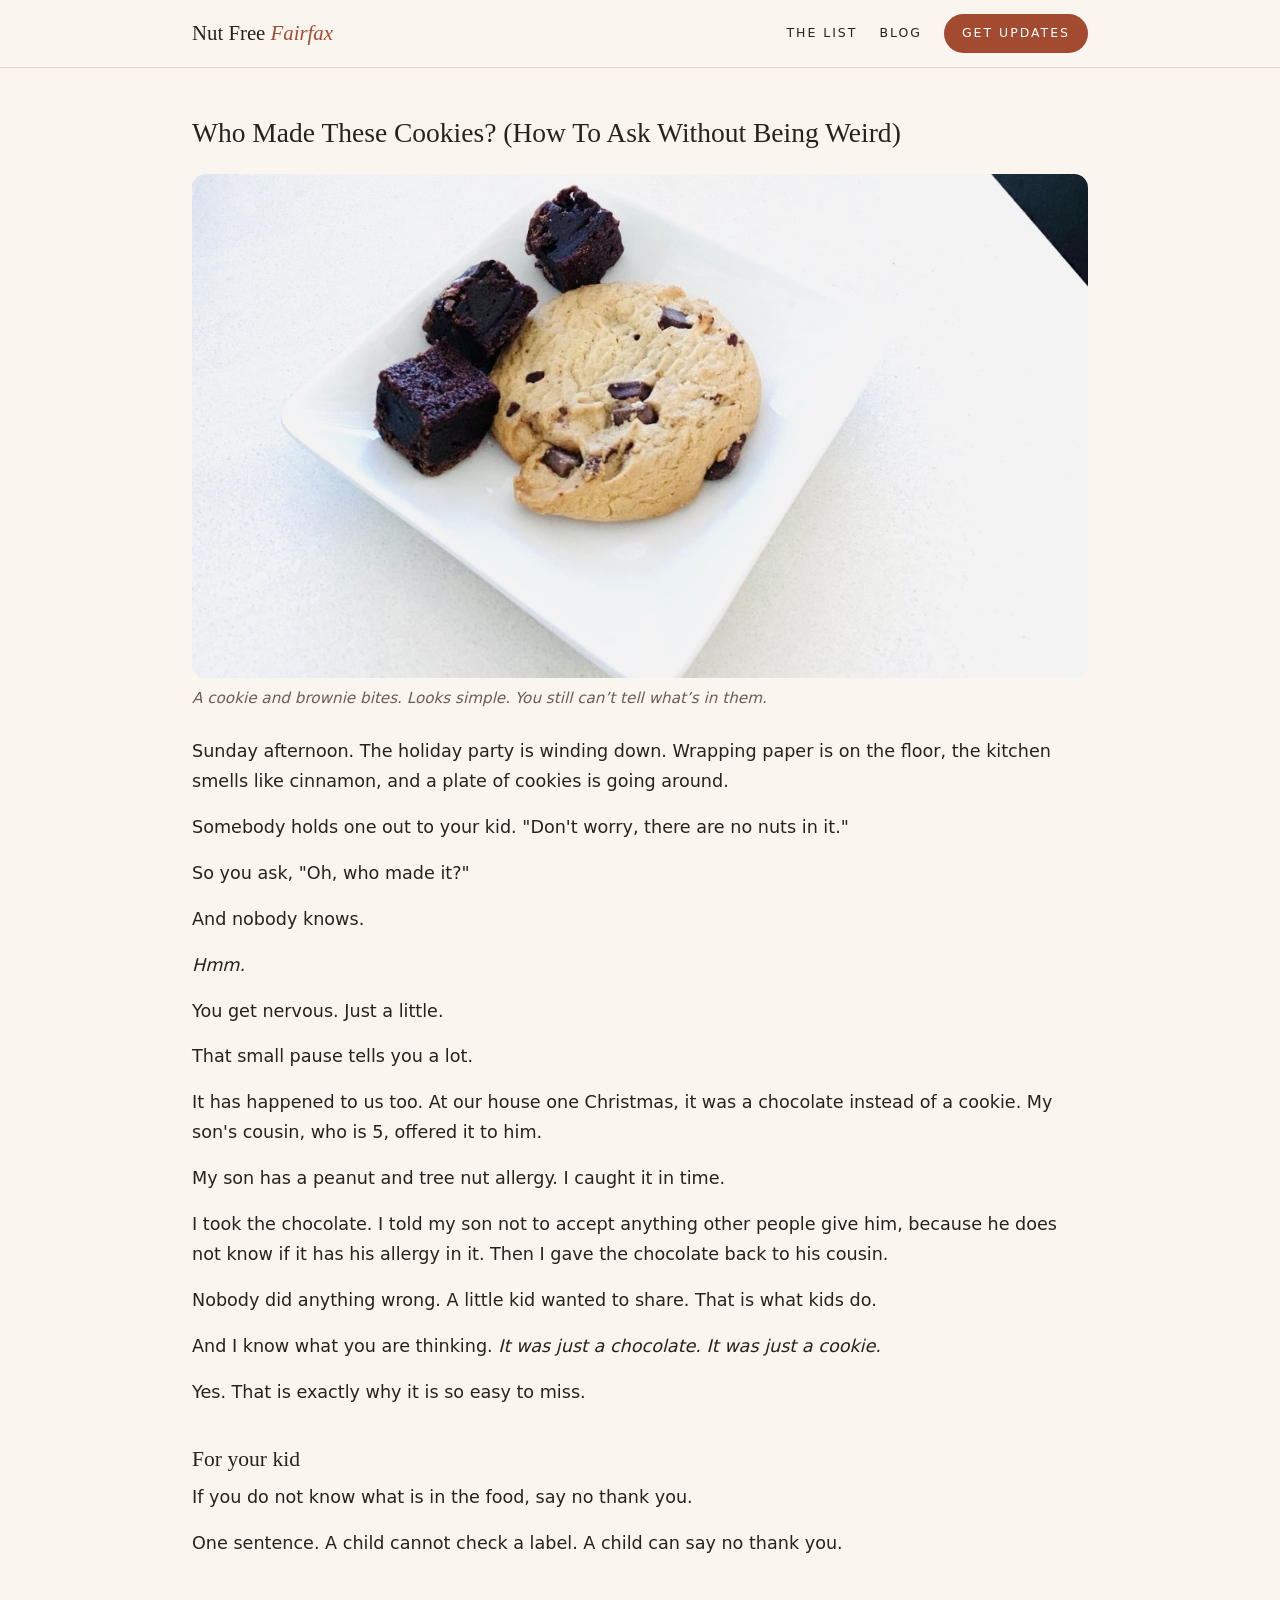
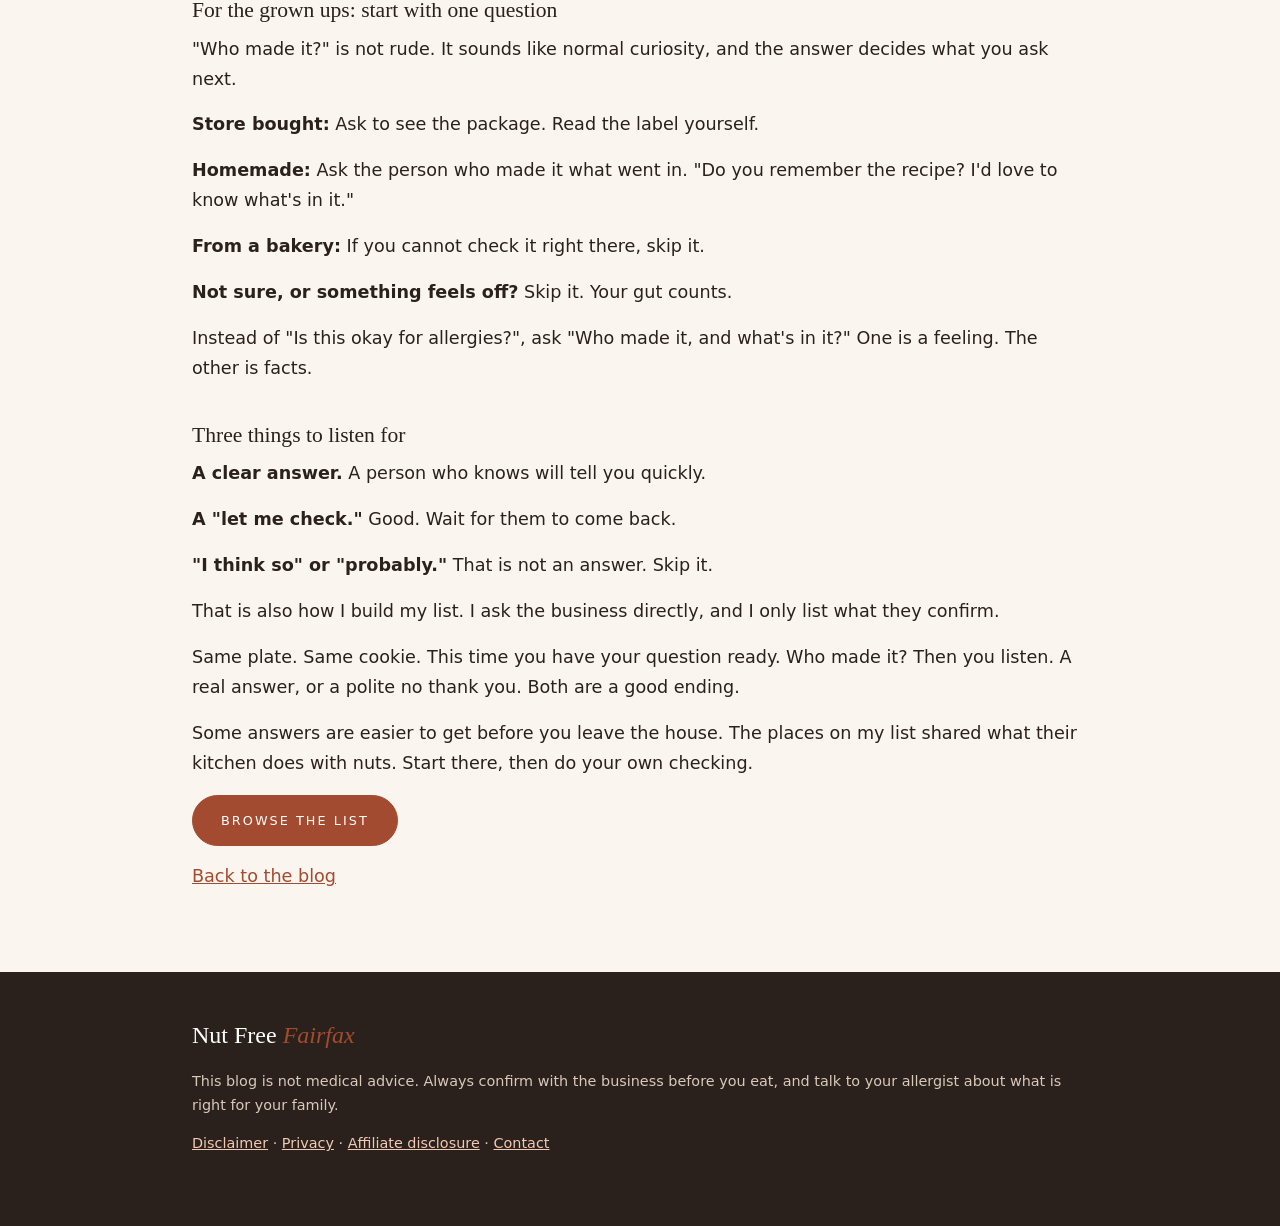
<file: queue/02-how-to-ask-who-made-the-food-nut-allergy.html>
<!DOCTYPE html>
<html lang="en">
<head>
  <meta charset="utf-8">
  <meta name="viewport" content="width=device-width, initial-scale=1">
  <title>How To Ask About Nut Allergies At A Party Or Snack Table | Nut Free Fairfax</title>
  <meta name="description" content="Simple words to use when someone offers food at a party and you need to know about peanuts or tree nuts, plus the one rule I teach my son.">
  <link rel="canonical" href="https://nutfreefairfax.com/blog/how-to-ask-who-made-the-food-nut-allergy.html">
    <meta http-equiv="Content-Security-Policy" content="default-src 'self'; script-src 'self'; style-src 'self'; img-src 'self' data:; font-src 'self'; object-src 'none'; base-uri 'self'; form-action 'self'">
  <meta name="referrer" content="strict-origin-when-cross-origin">
  <meta name="theme-color" content="#a24b30">
  <meta property="og:type" content="article">
  <meta property="og:site_name" content="Nut Free Fairfax">
  <meta property="og:title" content="How To Ask About Nut Allergies At A Party Or Snack Table | Nut Free Fairfax">
  <meta property="og:description" content="Simple words to use when someone offers food at a party and you need to know about peanuts or tree nuts, plus the one rule I teach my son.">
  <meta property="og:url" content="https://nutfreefairfax.com/blog/how-to-ask-who-made-the-food-nut-allergy.html">
  <meta property="og:image" content="https://nutfreefairfax.com/images/og-share.jpg">
  <meta name="twitter:card" content="summary_large_image">
  <link rel="icon" href="../favicon.svg" type="image/svg+xml">
  <link rel="stylesheet" href="../style.css">
</head>
<body>
  <nav class="nav" aria-label="Main">
    <div class="wrap nav-in">
      <a class="logo" href="../index.html">Nut Free <em>Fairfax</em></a>
      <div class="nav-links">
        <a href="../index.html#list">The list</a>
        <a href="index.html">Blog</a>
        <a class="pill" href="../index.html#newsletter">Get updates</a>
      </div>
    </div>
  </nav>
  <main class="wrap doc post">
    <h1>Who Made These Cookies? (How To Ask Without Being Weird)</h1>
    <figure class="post-photo">
      <img src="../images/cookies-plate-wide.jpg" width="1181" height="787" alt="A chocolate chunk cookie and three brownie bites on a square white plate.">
      <figcaption>A cookie and brownie bites. Looks simple. You still can&rsquo;t tell what&rsquo;s in them.</figcaption>
    </figure>

    <p>Sunday afternoon. The holiday party is winding down. Wrapping paper is on the floor, the kitchen smells like cinnamon, and a plate of cookies is going around.</p>
    <p>Somebody holds one out to your kid. "Don't worry, there are no nuts in it."</p>
    <p>So you ask, "Oh, who made it?"</p>
    <p>And nobody knows.</p>
    <p><em>Hmm.</em></p>
    <p>You get nervous. Just a little.</p>
    <p>That small pause tells you a lot.</p>
    <p>It has happened to us too. At our house one Christmas, it was a chocolate instead of a cookie. My son's cousin, who is 5, offered it to him.</p>
    <p>My son has a peanut and tree nut allergy. I caught it in time.</p>
    <p>I took the chocolate. I told my son not to accept anything other people give him, because he does not know if it has his allergy in it. Then I gave the chocolate back to his cousin.</p>
    <p>Nobody did anything wrong. A little kid wanted to share. That is what kids do.</p>
    <p>And I know what you are thinking. <em>It was just a chocolate. It was just a cookie.</em></p>
    <p>Yes. That is exactly why it is so easy to miss.</p>

    <h2>For your kid</h2>
    <p>If you do not know what is in the food, say no thank you.</p>
    <p>One sentence. A child cannot check a label. A child can say no thank you.</p>

    <h2>For the grown ups: start with one question</h2>
    <p>"Who made it?" is not rude. It sounds like normal curiosity, and the answer decides what you ask next.</p>
    <p><strong>Store bought:</strong> Ask to see the package. Read the label yourself.</p>
    <p><strong>Homemade:</strong> Ask the person who made it what went in. "Do you remember the recipe? I'd love to know what's in it."</p>
    <p><strong>From a bakery:</strong> If you cannot check it right there, skip it.</p>
    <p><strong>Not sure, or something feels off?</strong> Skip it. Your gut counts.</p>
    <p>Instead of "Is this okay for allergies?", ask "Who made it, and what's in it?" One is a feeling. The other is facts.</p>

    <h2>Three things to listen for</h2>
    <p><strong>A clear answer.</strong> A person who knows will tell you quickly.</p>
    <p><strong>A "let me check."</strong> Good. Wait for them to come back.</p>
    <p><strong>"I think so" or "probably."</strong> That is not an answer. Skip it.</p>
    <p>That is also how I build my list. I ask the business directly, and I only list what they confirm.</p>

    <p>Same plate. Same cookie. This time you have your question ready. Who made it? Then you listen. A real answer, or a polite no thank you. Both are a good ending.</p>

    <!-- REPLY-FORM: add the reply box here once the form is live. Question: Be honest, what is the one rule your kid will say in their sleep? Tell me. I'm collecting the good ones. -->

    <p>Some answers are easier to get before you leave the house. The places on my list shared what their kitchen does with nuts. Start there, then do your own checking.</p>

    <p><a class="btn" href="../index.html#list">Browse the list</a></p>

    <!-- Affiliate links go here later, in a short "Things that help" list. Use rel="sponsored noopener" and keep the disclosure line. -->

    <p class="back-link"><a href="index.html">Back to the blog</a></p>
  </main>
  <footer class="site-footer">
    <div class="wrap">
      <p class="logo-foot">Nut Free <em>Fairfax</em></p>
      <p>This blog is not medical advice. Always confirm with the business before you eat, and talk to your allergist about what is right for your family.</p>
      <p><a href="../disclaimer.html">Disclaimer</a> &middot; <a href="../privacy.html">Privacy</a> &middot; <a href="../affiliate-disclosure.html">Affiliate disclosure</a> &middot; <a href="mailto:nutfreefairfax@gmail.com">Contact</a></p>
    </div>
  </footer>
</body>
</html>
</file>
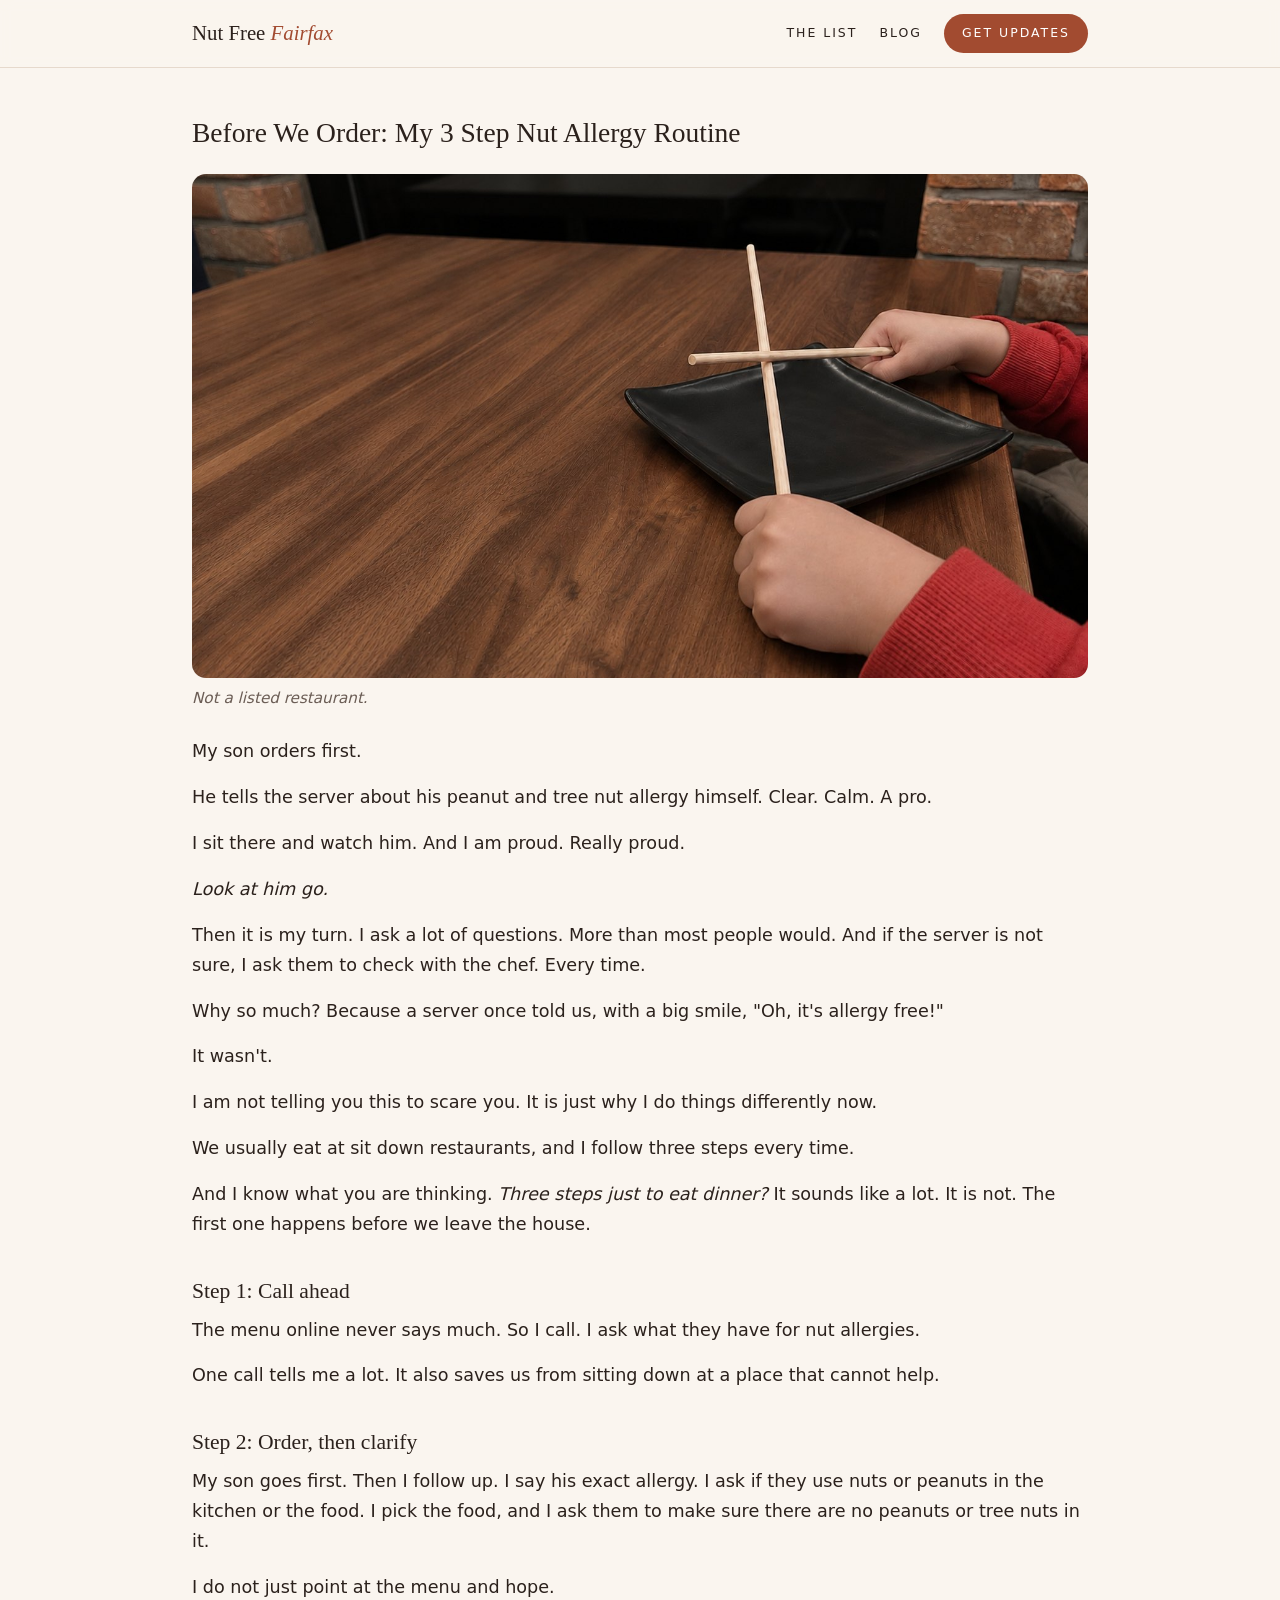
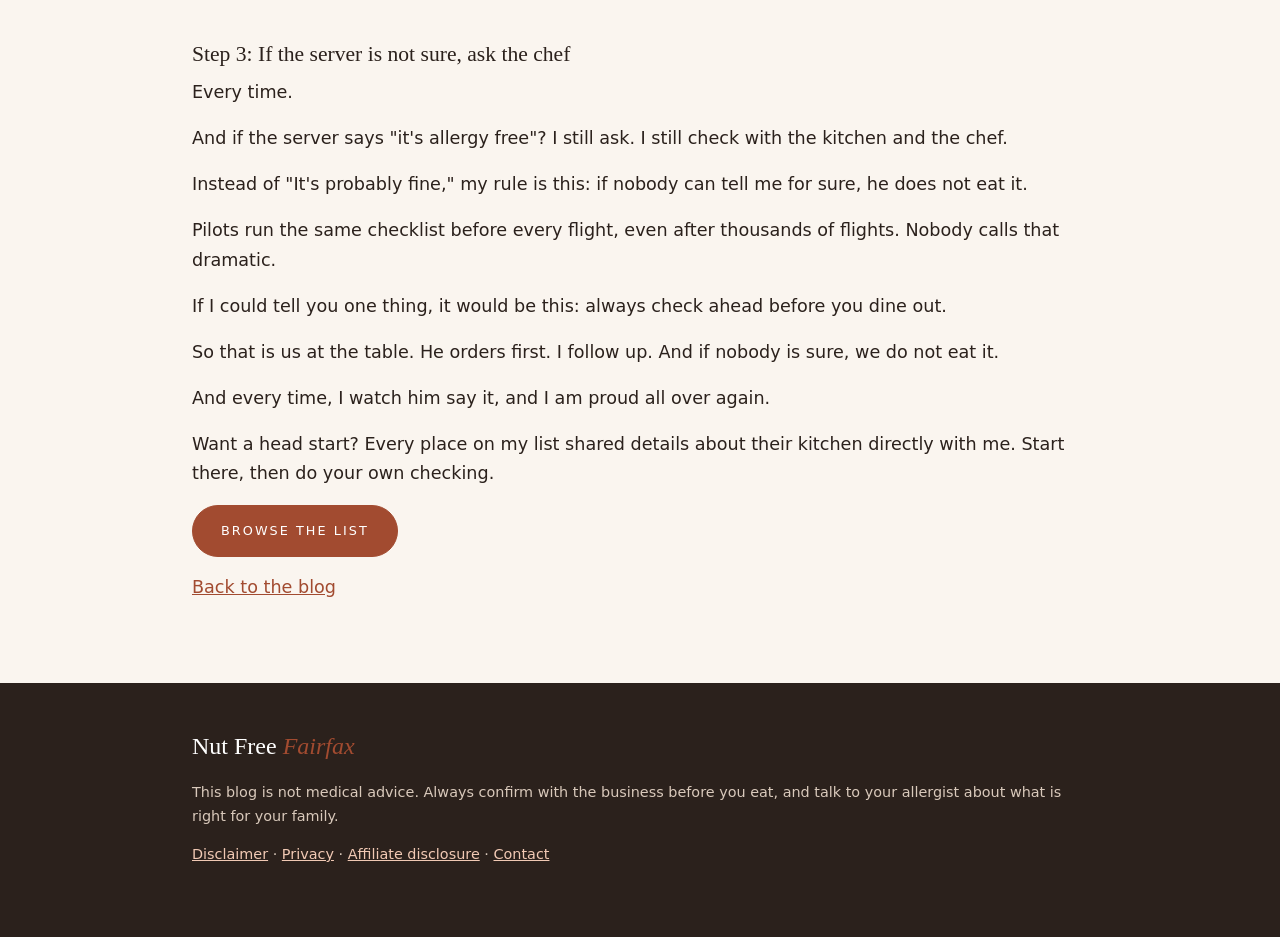
<file: queue/03-eating-out-with-a-nut-allergy-routine.html>
<!DOCTYPE html>
<html lang="en">
<head>
  <meta charset="utf-8">
  <meta name="viewport" content="width=device-width, initial-scale=1">
  <title>Eating Out With A Nut Allergy: A Simple 3 Step Routine | Nut Free Fairfax</title>
  <meta name="description" content="How I plan a restaurant meal around my son's peanut and tree nut allergy, from calling ahead to asking for the chef.">
  <link rel="canonical" href="https://nutfreefairfax.com/blog/eating-out-with-a-nut-allergy-routine.html">
    <meta http-equiv="Content-Security-Policy" content="default-src 'self'; script-src 'self'; style-src 'self'; img-src 'self' data:; font-src 'self'; object-src 'none'; base-uri 'self'; form-action 'self'">
  <meta name="referrer" content="strict-origin-when-cross-origin">
  <meta name="theme-color" content="#a24b30">
  <meta property="og:type" content="article">
  <meta property="og:site_name" content="Nut Free Fairfax">
  <meta property="og:title" content="Eating Out With A Nut Allergy: A Simple 3 Step Routine | Nut Free Fairfax">
  <meta property="og:description" content="How I plan a restaurant meal around my son's peanut and tree nut allergy, from calling ahead to asking for the chef.">
  <meta property="og:url" content="https://nutfreefairfax.com/blog/eating-out-with-a-nut-allergy-routine.html">
  <meta property="og:image" content="https://nutfreefairfax.com/images/og-share.jpg">
  <meta name="twitter:card" content="summary_large_image">
  <link rel="icon" href="../favicon.svg" type="image/svg+xml">
  <link rel="stylesheet" href="../style.css">
</head>
<body>
  <nav class="nav" aria-label="Main">
    <div class="wrap nav-in">
      <a class="logo" href="../index.html">Nut Free <em>Fairfax</em></a>
      <div class="nav-links">
        <a href="../index.html#list">The list</a>
        <a href="index.html">Blog</a>
        <a class="pill" href="../index.html#newsletter">Get updates</a>
      </div>
    </div>
  </nav>
  <main class="wrap doc post">
    <h1>Before We Order: My 3 Step Nut Allergy Routine</h1>
    <figure class="post-photo">
      <img src="../images/eating-out-nut-allergy-chopsticks.jpg" width="1447" height="1087" alt="A child's hands holding two chopsticks crossed in an X over an empty black plate at a restaurant table.">
      <figcaption>Not a listed restaurant.</figcaption>
    </figure>

    <p>My son orders first.</p>
    <p>He tells the server about his peanut and tree nut allergy himself. Clear. Calm. A pro.</p>
    <p>I sit there and watch him. And I am proud. Really proud.</p>
    <p><em>Look at him go.</em></p>
    <p>Then it is my turn. I ask a lot of questions. More than most people would. And if the server is not sure, I ask them to check with the chef. Every time.</p>
    <p>Why so much? Because a server once told us, with a big smile, "Oh, it's allergy free!"</p>
    <p>It wasn't.</p>
    <p>I am not telling you this to scare you. It is just why I do things differently now.</p>
    <p>We usually eat at sit down restaurants, and I follow three steps every time.</p>
    <p>And I know what you are thinking. <em>Three steps just to eat dinner?</em> It sounds like a lot. It is not. The first one happens before we leave the house.</p>

    <h2>Step 1: Call ahead</h2>
    <p>The menu online never says much. So I call. I ask what they have for nut allergies.</p>
    <p>One call tells me a lot. It also saves us from sitting down at a place that cannot help.</p>

    <h2>Step 2: Order, then clarify</h2>
    <p>My son goes first. Then I follow up. I say his exact allergy. I ask if they use nuts or peanuts in the kitchen or the food. I pick the food, and I ask them to make sure there are no peanuts or tree nuts in it.</p>
    <p>I do not just point at the menu and hope.</p>

    <h2>Step 3: If the server is not sure, ask the chef</h2>
    <p>Every time.</p>
    <p>And if the server says "it's allergy free"? I still ask. I still check with the kitchen and the chef.</p>
    <p>Instead of "It's probably fine," my rule is this: if nobody can tell me for sure, he does not eat it.</p>
    <p>Pilots run the same checklist before every flight, even after thousands of flights. Nobody calls that dramatic.</p>
    <p>If I could tell you one thing, it would be this: always check ahead before you dine out.</p>

    <p>So that is us at the table. He orders first. I follow up. And if nobody is sure, we do not eat it.</p>
    <p>And every time, I watch him say it, and I am proud all over again.</p>

    <!-- REPLY-FORM: add the reply box here once the form is live. Question: What is the one question you never skip when you eat out? I read every reply. -->

    <p>Want a head start? Every place on my list shared details about their kitchen directly with me. Start there, then do your own checking.</p>

    <p><a class="btn" href="../index.html#list">Browse the list</a></p>

    <!-- Affiliate links go here later, in a short "Things that help" list. Use rel="sponsored noopener" and keep the disclosure line. -->

    <p class="back-link"><a href="index.html">Back to the blog</a></p>
  </main>
  <footer class="site-footer">
    <div class="wrap">
      <p class="logo-foot">Nut Free <em>Fairfax</em></p>
      <p>This blog is not medical advice. Always confirm with the business before you eat, and talk to your allergist about what is right for your family.</p>
      <p><a href="../disclaimer.html">Disclaimer</a> &middot; <a href="../privacy.html">Privacy</a> &middot; <a href="../affiliate-disclosure.html">Affiliate disclosure</a> &middot; <a href="mailto:nutfreefairfax@gmail.com">Contact</a></p>
    </div>
  </footer>
</body>
</html>
</file>
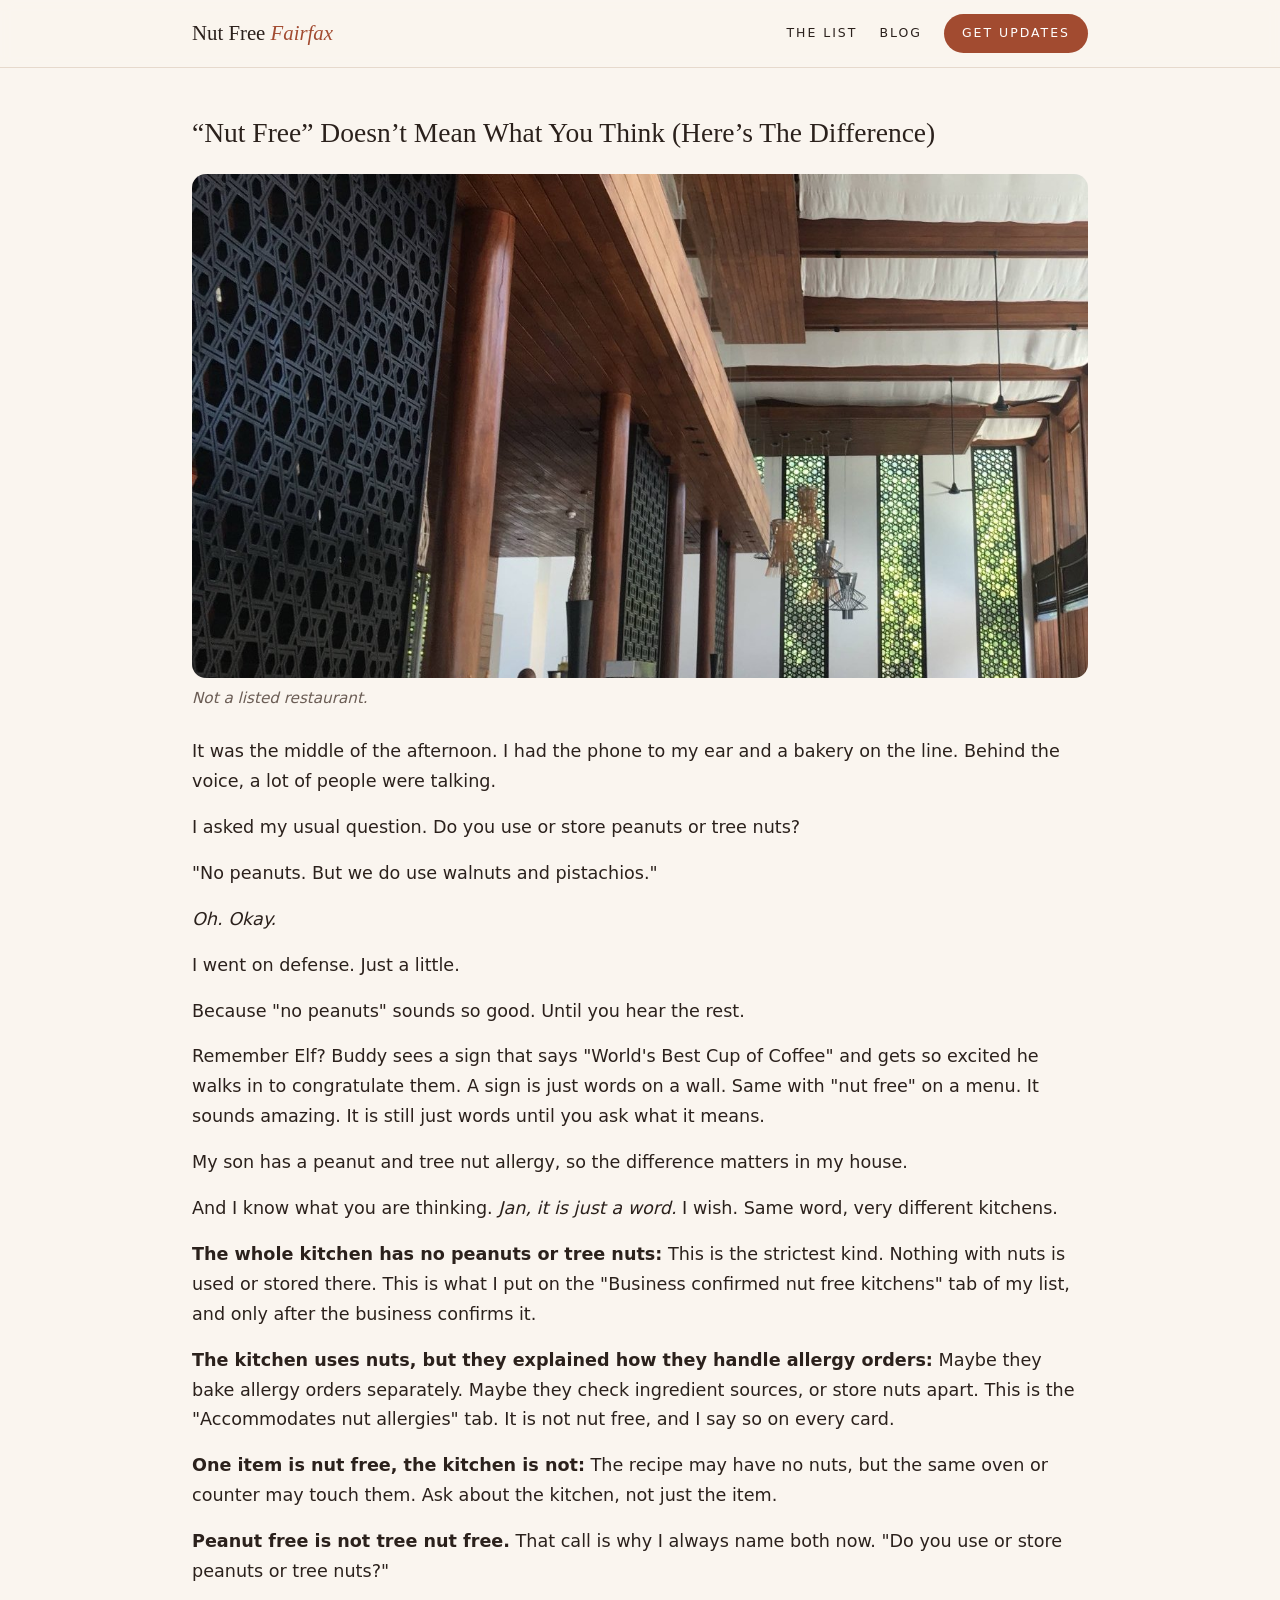
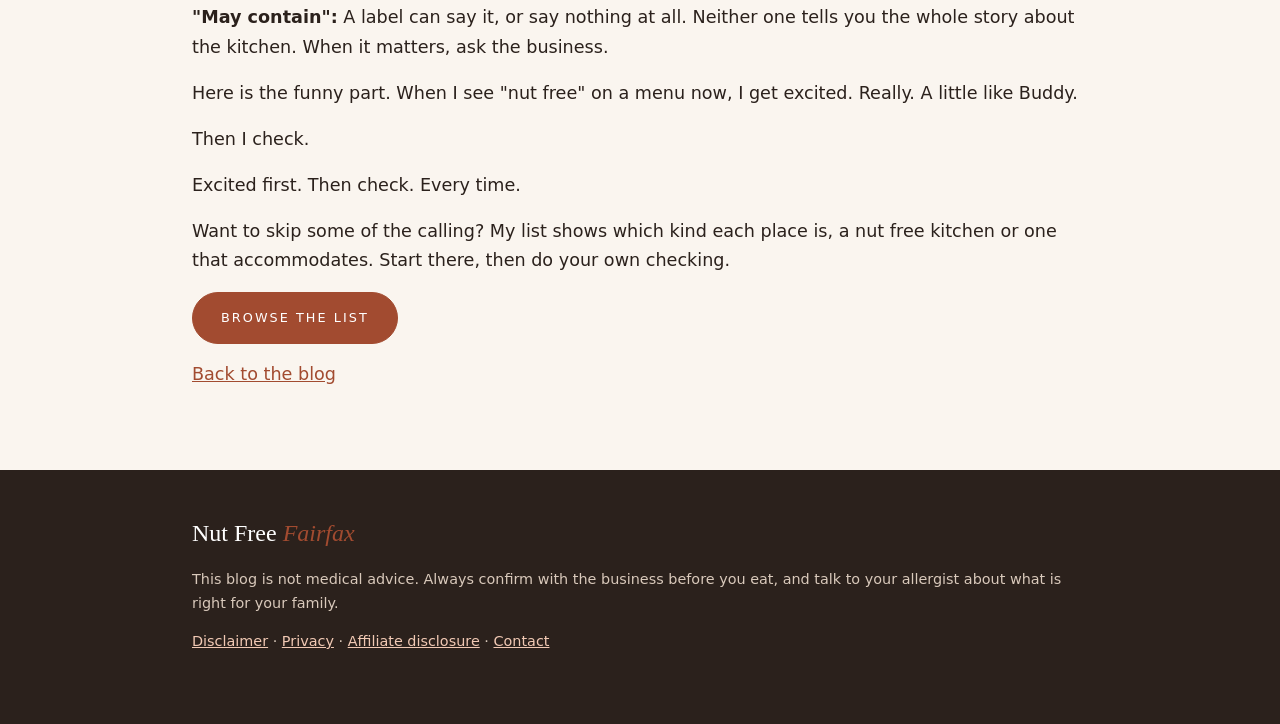
<file: queue/04-what-does-nut-free-mean.html>
<!DOCTYPE html>
<html lang="en">
<head>
  <meta charset="utf-8">
  <meta name="viewport" content="width=device-width, initial-scale=1">
  <title>What Does Nut Free Mean? Nut Free vs Accommodates Nut Allergies | Nut Free Fairfax</title>
  <meta name="description" content="Nut free, peanut free, made without nuts, may contain nuts. Here is what each one can mean at a restaurant or bakery, and what to ask.">
  <link rel="canonical" href="https://nutfreefairfax.com/blog/what-does-nut-free-mean.html">
    <meta http-equiv="Content-Security-Policy" content="default-src 'self'; script-src 'self'; style-src 'self'; img-src 'self' data:; font-src 'self'; object-src 'none'; base-uri 'self'; form-action 'self'">
  <meta name="referrer" content="strict-origin-when-cross-origin">
  <meta name="theme-color" content="#a24b30">
  <meta property="og:type" content="article">
  <meta property="og:site_name" content="Nut Free Fairfax">
  <meta property="og:title" content="What Does Nut Free Mean? Nut Free vs Accommodates Nut Allergies | Nut Free Fairfax">
  <meta property="og:description" content="Nut free, peanut free, made without nuts, may contain nuts. Here is what each one can mean at a restaurant or bakery, and what to ask.">
  <meta property="og:url" content="https://nutfreefairfax.com/blog/what-does-nut-free-mean.html">
  <meta property="og:image" content="https://nutfreefairfax.com/images/og-share.jpg">
  <meta name="twitter:card" content="summary_large_image">
  <link rel="icon" href="../favicon.svg" type="image/svg+xml">
  <link rel="stylesheet" href="../style.css">
</head>
<body>
  <nav class="nav" aria-label="Main">
    <div class="wrap nav-in">
      <a class="logo" href="../index.html">Nut Free <em>Fairfax</em></a>
      <div class="nav-links">
        <a href="../index.html#list">The list</a>
        <a href="index.html">Blog</a>
        <a class="pill" href="../index.html#newsletter">Get updates</a>
      </div>
    </div>
  </nav>
  <main class="wrap doc post">
    <h1>&ldquo;Nut Free&rdquo; Doesn&rsquo;t Mean What You Think (Here&rsquo;s The Difference)</h1>
    <figure class="post-photo">
      <img src="../images/restaurant-dining-room-wide.jpg" width="1260" height="1010" alt="A bright restaurant dining room with a high wood ceiling, white fabric panels, patterned screens and a bread buffet.">
      <figcaption>Not a listed restaurant.</figcaption>
    </figure>
    <p>It was the middle of the afternoon. I had the phone to my ear and a bakery on the line. Behind the voice, a lot of people were talking.</p>
    <p>I asked my usual question. Do you use or store peanuts or tree nuts?</p>
    <p>"No peanuts. But we do use walnuts and pistachios."</p>
    <p><em>Oh. Okay.</em></p>
    <p>I went on defense. Just a little.</p>
    <p>Because "no peanuts" sounds so good. Until you hear the rest.</p>
    <p>Remember Elf? Buddy sees a sign that says "World's Best Cup of Coffee" and gets so excited he walks in to congratulate them. A sign is just words on a wall. Same with "nut free" on a menu. It sounds amazing. It is still just words until you ask what it means.</p>
    <p>My son has a peanut and tree nut allergy, so the difference matters in my house.</p>
    <p>And I know what you are thinking. <em>Jan, it is just a word.</em> I wish. Same word, very different kitchens.</p>

    <p><strong>The whole kitchen has no peanuts or tree nuts:</strong> This is the strictest kind. Nothing with nuts is used or stored there. This is what I put on the "Business confirmed nut free kitchens" tab of my list, and only after the business confirms it.</p>
    <p><strong>The kitchen uses nuts, but they explained how they handle allergy orders:</strong> Maybe they bake allergy orders separately. Maybe they check ingredient sources, or store nuts apart. This is the "Accommodates nut allergies" tab. It is not nut free, and I say so on every card.</p>
    <p><strong>One item is nut free, the kitchen is not:</strong> The recipe may have no nuts, but the same oven or counter may touch them. Ask about the kitchen, not just the item.</p>
    <p><strong>Peanut free is not tree nut free.</strong> That call is why I always name both now. "Do you use or store peanuts or tree nuts?"</p>
    <p><strong>"May contain":</strong> A label can say it, or say nothing at all. Neither one tells you the whole story about the kitchen. When it matters, ask the business.</p>

    <p>Here is the funny part. When I see "nut free" on a menu now, I get excited. Really. A little like Buddy.</p>
    <p>Then I check.</p>
    <p>Excited first. Then check. Every time.</p>

    <!-- REPLY-FORM: add the reply box here once the form is live. Question: Which one trips you up the most: nut free, no nuts, or we can accommodate? Tell me why. -->

    <p>Want to skip some of the calling? My list shows which kind each place is, a nut free kitchen or one that accommodates. Start there, then do your own checking.</p>

    <p><a class="btn" href="../index.html#list">Browse the list</a></p>

    <!-- Affiliate links go here later, in a short "Things that help" list. Use rel="sponsored noopener" and keep the disclosure line. -->

    <p class="back-link"><a href="index.html">Back to the blog</a></p>
  </main>
  <footer class="site-footer">
    <div class="wrap">
      <p class="logo-foot">Nut Free <em>Fairfax</em></p>
      <p>This blog is not medical advice. Always confirm with the business before you eat, and talk to your allergist about what is right for your family.</p>
      <p><a href="../disclaimer.html">Disclaimer</a> &middot; <a href="../privacy.html">Privacy</a> &middot; <a href="../affiliate-disclosure.html">Affiliate disclosure</a> &middot; <a href="mailto:nutfreefairfax@gmail.com">Contact</a></p>
    </div>
  </footer>
</body>
</html>
</file>
<file: style.css>
:root {
  --bg: #faf5ef;
  --blush: #f3e3d7;
  --ink: #2b211c;
  --muted: #6b5d55;
  --line: #e6d9cc;
  --accent: #a24b30;
  --accent-soft: #f6e6dc;
  --ok: #3f6b4f;
  --warn-bg: #fff1d9;
  --warn-line: #d9a441;
  --old: #8a4b00;
  --serif: Georgia, "Times New Roman", serif;
}
* { box-sizing: border-box; }
body {
  margin: 0;
  font-family: system-ui, -apple-system, "Segoe UI", Roboto, sans-serif;
  background: var(--bg);
  color: var(--ink);
  line-height: 1.65;
  font-size: 17px;
}
h1, h2, h3 { font-family: var(--serif); font-weight: 400; }
.wrap { max-width: 780px; margin: 0 auto; padding: 0 22px; }
.skip { position: absolute; left: -999px; }
.skip:focus { left: 8px; top: 8px; background: #fff; padding: 8px; z-index: 5; }

/* Header */
.site-header { background: var(--blush); padding: 64px 0 52px; text-align: center; }
.eyebrow {
  margin: 0 0 14px; font-size: .8rem; letter-spacing: .22em;
  text-transform: uppercase; color: var(--accent);
}
.site-header h1 {
  margin: 0 0 16px; font-size: clamp(2.3rem, 7vw, 3.6rem);
  line-height: 1.08; letter-spacing: -.01em;
}
.site-header h1 em { color: var(--accent); }
.tagline { margin: 0 auto; max-width: 560px; color: var(--muted); font-size: 1.05rem; }

/* Disclaimer */
.disclaimer {
  background: var(--warn-bg); border: 1px solid var(--warn-line);
  border-radius: 14px; padding: 16px 20px; margin: 34px 0 30px;
}
.disclaimer h2 { margin: 0 0 4px; font-size: 1.15rem; }
.disclaimer p { margin: 0; }

/* Filters */
.controls {
  display: grid; grid-template-columns: 1fr 1fr; gap: 14px 16px;
  margin-bottom: 10px;
}
.field label {
  display: block; font-size: .78rem; letter-spacing: .14em;
  text-transform: uppercase; color: var(--muted); margin-bottom: 6px;
}
select {
  appearance: none; -webkit-appearance: none; -moz-appearance: none;
  width: 100%; padding: 12px 48px 12px 18px; font-size: 1rem; color: var(--ink);
  border: 1px solid #cdbba9; border-radius: 999px; background-color: #fff;
  cursor: pointer;
  /* Bigger, darker dropdown arrow, set in from the rounded edge */
  background-image: url("data:image/svg+xml,%3Csvg xmlns='http://www.w3.org/2000/svg' width='16' height='16' viewBox='0 0 24 24' fill='none' stroke='%232b211c' stroke-width='3' stroke-linecap='round' stroke-linejoin='round'%3E%3Cpath d='M6 9l6 6 6-6'/%3E%3C/svg%3E");
  background-repeat: no-repeat;
  background-position: right 20px center;
  background-size: 16px;
}
.controls .check {
  grid-column: 1 / -1; display: flex; gap: 10px; align-items: center;
  font-size: .95rem; color: var(--muted);
}
.count {
  margin: 22px 0 10px; color: var(--muted); font-family: var(--serif);
  font-style: italic; font-size: 1.05rem;
}

/* Cards */
.card {
  background: #fff; border: 1px solid var(--line); border-radius: 18px;
  padding: 22px 24px; margin-bottom: 18px;
}
.card.is-old { border-color: var(--warn-line); }
.card-top { display: flex; flex-direction: column; gap: 10px; align-items: flex-start; }
.card h3 { margin: 0; font-size: 1.4rem; line-height: 1.25; }
.badge {
  font-size: .72rem; letter-spacing: .08em; text-transform: uppercase;
  padding: 4px 11px; border-radius: 999px; white-space: nowrap;
}
.badge.ok { background: #e4f0e8; color: var(--ok); }
.badge.old { background: var(--warn-bg); color: var(--old); border: 1px solid var(--warn-line); }
.meta {
  margin: 4px 0 12px; font-size: .78rem; letter-spacing: .16em;
  text-transform: uppercase; color: var(--accent);
}
.said-label { margin: 12px 0 4px; font-weight: 700; }
.said { margin: 0 0 10px; padding-left: 20px; }
.said li { margin: 0 0 4px; }
.important { margin: 0 0 8px; }
.extra { margin: 0 0 8px; color: var(--muted); }
.notes { margin: 0 0 8px; color: var(--muted); font-style: italic; }
.verified { margin: 0 0 14px; font-size: .9rem; color: var(--muted); }
.links { margin: 0; display: flex; flex-wrap: wrap; gap: 10px; }
.links a {
  display: inline-block; padding: 9px 18px; border-radius: 999px;
  border: 1px solid var(--accent); color: var(--accent);
  text-decoration: none; font-weight: 600; font-size: .95rem;
}
.links a:first-child { background: var(--accent); color: #fff; }
.addr { margin: 14px 0 0; font-size: .9rem; color: var(--muted); }

/* Boxes */
.box { margin-top: 44px; padding: 26px 24px; background: var(--accent-soft); border-radius: 18px; }
.box h2 { margin: 0 0 6px; font-size: 1.5rem; }
.small { color: var(--muted); font-size: .95rem; margin-top: 0; }
input[type="email"] {
  width: 100%; padding: 12px 14px; font-size: 1rem;
  border: 1px solid #cdbba9; border-radius: 999px; background: #fff;
}
#newsletter label { display: block; font-size: .78rem; letter-spacing: .14em; text-transform: uppercase; color: var(--muted); margin: 10px 0 6px; }
button {
  padding: 12px 26px; font-size: 1rem; border: 0; border-radius: 999px;
  background: var(--accent); color: #fff; cursor: pointer; margin-top: 12px;
}
.empty { color: var(--muted); }

/* Footer */
.site-footer {
  margin-top: 56px; padding: 30px 0 48px; border-top: 1px solid var(--line);
  font-size: .9rem; color: var(--muted);
}
a { color: var(--accent); }
a:focus-visible, button:focus-visible, input:focus-visible, select:focus-visible {
  outline: 3px solid #1a5fd0; outline-offset: 2px;
}

@media (max-width: 520px) {
  .controls { grid-template-columns: 1fr; }
  .site-header { padding: 46px 0 38px; }
  .card { padding: 18px; }
}

/* ---- Showit style layer ---- */
html { scroll-behavior: smooth; }
.nav { position: sticky; top: 0; z-index: 10; background: rgba(250,245,239,.94); backdrop-filter: blur(6px); border-bottom: 1px solid var(--line); }
.nav-in { display: flex; justify-content: space-between; align-items: center; padding-top: 14px; padding-bottom: 14px; }
.logo { font-family: var(--serif); font-size: 1.3rem; color: var(--ink); text-decoration: none; }
.logo em, .logo-foot em { color: var(--accent); }
.nav-links { display: flex; gap: 22px; align-items: center; }
.nav-links a { color: var(--ink); text-decoration: none; font-size: .78rem; letter-spacing: .16em; text-transform: uppercase; }
.nav-links a.pill { background: var(--accent); color: #fff; padding: 9px 18px; border-radius: 999px; }

.hero { background: var(--blush); padding: 56px 0 70px; text-align: left; }
.hero-in { display: grid; grid-template-columns: 1.1fr .9fr; gap: 40px; align-items: center; }
.hero h1 { margin: 0 0 18px; font-size: clamp(2.4rem, 6vw, 4rem); line-height: 1.05; letter-spacing: -.01em; }
.hero h1 em { color: var(--accent); }
.lead { font-size: 1.1rem; color: var(--muted); max-width: 480px; margin: 0 0 26px; }
.cta { display: flex; flex-wrap: wrap; gap: 12px; margin: 0; }
.btn { display: inline-block; padding: 14px 28px; border-radius: 999px; background: var(--accent); color: #fff; text-decoration: none; font-size: .8rem; letter-spacing: .16em; text-transform: uppercase; border: 1px solid var(--accent); }
.btn.ghost { background: transparent; color: var(--accent); }
.hero-photo {
  aspect-ratio: 4 / 5; width: 100%; max-width: 380px; justify-self: end;
  border-radius: 999px 999px 24px 24px;
  background: linear-gradient(160deg, #e9b99f 0%, #d98e6d 55%, #a24b30 100%);
  background-size: cover; background-position: center;
  background-image: url("images/hero.jpg"), linear-gradient(160deg, #e9b99f 0%, #d98e6d 55%, #a24b30 100%);
}

.strip { background: var(--ink); color: #f5e9de; }
.strip-in { display: flex; flex-wrap: wrap; justify-content: space-between; gap: 6px 24px; padding-top: 14px; padding-bottom: 14px; }
.strip p { margin: 0; font-size: .85rem; letter-spacing: .08em; }
.strip strong { color: #fff; }

.section-title { font-size: clamp(2rem, 5vw, 2.8rem); margin: 56px 0 18px; line-height: 1.1; }
.section-title em, .box h2 em, .news h2 em { color: var(--accent); }
.disclaimer h3 { margin: 0 0 4px; font-size: 1.15rem; }
.disclaimer { margin-top: 10px; }

.how { background: var(--blush); margin-top: 60px; padding-bottom: 60px; }
.how .section-title { margin-top: 0; padding-top: 56px; }
.steps { list-style: none; margin: 0; padding: 0; display: grid; grid-template-columns: repeat(3, 1fr); gap: 22px; }
.steps li { background: #fff; border-radius: 18px; padding: 24px; }
.num { display: block; font-family: var(--serif); font-size: 2.6rem; color: var(--accent); line-height: 1; margin-bottom: 8px; }
.steps h3 { margin: 0 0 6px; font-size: 1.25rem; }
.steps p { margin: 0; color: var(--muted); }

.about p { max-width: 620px; font-size: 1.05rem; }

.news { background: var(--accent-soft); margin-top: 50px; padding: 50px 0 56px; }
.news h2 { margin: 0 0 6px; font-size: clamp(1.8rem, 4vw, 2.4rem); }
.news form { max-width: 460px; }
.news label { display: block; font-size: .78rem; letter-spacing: .14em; text-transform: uppercase; color: var(--muted); margin: 10px 0 6px; }
.box { background: transparent; padding: 0; }

.site-footer { background: var(--ink); color: #d9c9bb; margin-top: 0; border-top: 0; padding: 44px 0 56px; }
.site-footer a { color: #f1c9b4; }
.logo-foot { font-family: var(--serif); font-size: 1.5rem; color: #fff; margin: 0 0 12px; }

@media (max-width: 720px) {
  .hero-in { grid-template-columns: 1fr; }
  .hero-photo { justify-self: center; max-width: 300px; order: -1; }
  .steps { grid-template-columns: 1fr; }
  .nav-links a:not(.pill) { display: none; }
}

/* Hero seal badge */
.hero-photo { position: relative; }
.seal {
  position: absolute; left: -22px; bottom: 26px;
  width: 132px; height: 132px; border-radius: 50%;
  background: var(--ink); color: #fff;
  display: flex; flex-direction: column; align-items: center; justify-content: center;
  text-align: center; padding: 14px; box-shadow: 0 6px 18px rgba(43,33,28,.25);
  outline: 2px dashed #f1c9b4; outline-offset: -8px;
}
.seal span { font-family: var(--serif); font-size: .95rem; line-height: 1.15; }
.seal small { margin-top: 4px; font-size: .62rem; letter-spacing: .12em; text-transform: uppercase; color: #f1c9b4; }
@media (max-width: 720px) { .seal { left: -6px; width: 112px; height: 112px; } .seal span { font-size: .82rem; } }

.photo-note { position: absolute; top: 100%; right: 0; margin: 8px 0 0; font-size: .75rem; color: var(--muted); font-style: italic; }

/* Wording update layer */
.hero h1 { font-size: clamp(2rem, 4.6vw, 3.1rem); line-height: 1.12; }
.closer { font-family: var(--serif); font-style: italic; font-size: 1.15rem; color: var(--accent); margin: 0 0 26px; }
.lead { margin-bottom: 14px; }
.coverage { margin: -8px 0 22px; color: var(--muted); font-style: italic; }
.chips { margin: 0 0 10px; }
.chip { display: inline-block; font-size: .82rem; padding: 4px 12px; border-radius: 999px; background: var(--accent-soft); color: var(--accent); border: 1px solid #ecc9b6; }

/* Wider top sections */
.nav .wrap, .hero .wrap, .strip .wrap, .site-footer .wrap { max-width: 1180px; }
.how .wrap { max-width: 1000px; }
.hero { padding: 72px 0 88px; }
.hero-in { gap: 72px; grid-template-columns: 1.15fr .85fr; }
.hero h1 { font-size: clamp(2.2rem, 4.4vw, 3.6rem); }
.lead { max-width: 560px; }
.hero-photo { max-width: 440px; }
@media (max-width: 720px) {
  .hero { padding: 44px 0 64px; }
  .hero-in { gap: 36px; }
  .hero-photo { max-width: 300px; }
}

/* Policy pages and report link */
.doc { padding-top: 48px; padding-bottom: 64px; max-width: 700px; }
.doc h1 { font-size: clamp(2rem, 5vw, 2.8rem); margin: 0 0 6px; }
.doc h2 { font-size: 1.35rem; margin: 34px 0 6px; color: var(--accent); }
.doc .updated { color: var(--muted); font-size: .9rem; margin: 0 0 10px; font-style: italic; }
.report { margin: 8px 0 0; font-size: .85rem; }
.report a { color: var(--muted); }
.site-footer a { text-decoration: underline; }

.disclaimer p + p { margin-top: 10px; }

/* Wider list section: heading, note, filters and cards all share the same edges */
#list-section { max-width: 940px; }
.disclaimer { padding: 22px 30px; }
@media (max-width: 520px) { .disclaimer { padding: 16px 20px; } }

/* Make the note's title stand out */
.disclaimer h3 {
  font-size: 1.55rem; color: var(--accent); margin: 0 0 12px;
  padding-bottom: 10px; border-bottom: 2px solid var(--warn-line);
}

/* Keep the finds section lined up with the other sections (.box had zeroed its side padding) */
.box.wrap { padding: 0 22px; }

/* One shared content width so every section lines up on the same left edge */
#list-section, .about, .box.wrap, .news .wrap, .how .wrap { max-width: 940px; }

/* Top banner, hero, facts strip and footer use the same width too, so the whole page shares one left edge */
.nav .wrap, .hero .wrap, .strip .wrap, .site-footer .wrap { max-width: 940px; }

/* Phone: stack the hero (text, then photo) instead of squeezing two columns */
@media (max-width: 720px) { .hero-in { grid-template-columns: 1fr; } }

/* Same heading size for every section title */
.news h2 { font-size: clamp(2rem, 5vw, 2.8rem); margin: 0 0 10px; line-height: 1.1; }

/* Let the story run the full width of the section instead of a narrow column */
.about p { max-width: none; }


/* Tabs: 100% nut free vs accommodates */
.tabs { display: flex; gap: 8px; margin: 6px 0 14px; flex-wrap: wrap; }
.tab {
  flex: 1 1 200px; font: inherit; font-size: .98rem; cursor: pointer;
  padding: 12px 16px; border-radius: 999px; border: 1px solid #cdbba9;
  background: #fff; color: var(--ink);
}
.tab .tab-n {
  display: inline-block; min-width: 1.6em; margin-left: 6px; padding: 0 7px;
  border-radius: 999px; background: var(--blush); font-size: .85rem;
}
.tab.on { background: var(--accent); border-color: var(--accent); color: #fff; }
.tab.on .tab-n { background: rgba(255,255,255,.25); color: #fff; }
.tab:focus-visible { outline: 3px solid var(--warn-line); outline-offset: 2px; }
.tab-note {
  background: var(--warn-bg); border: 1px solid var(--warn-line);
  border-radius: 14px; padding: 14px 18px; margin: 0 0 18px;
}
.tab-note[hidden] { display: none; }
.badge.acc { background: var(--warn-bg); color: var(--old); border: 1px solid var(--warn-line); }
.card.is-acc { border-color: var(--warn-line); }
.warn-line { margin: 10px 0 0; font-weight: 600; color: var(--old); }

/* Blog */
.post-list { list-style: none; margin: 28px 0 0; padding: 0; }
.post-list li { padding: 22px 0; border-top: 1px solid var(--line); }
.post-list li:last-child { border-bottom: 1px solid var(--line); }
.post-list h2 { margin: 0 0 4px; font-size: 1.45rem; color: var(--ink); }
.post-list h2 a { color: var(--ink); text-decoration: none; }
.post-list h2 a:hover { color: var(--accent); }
.post-list .meta { margin: 0 0 8px; color: var(--muted); font-size: .9rem; font-style: italic; }
.post-list p { margin: 0; }
.doc.post h2 { color: var(--ink); }
.doc.post ul, .doc.post ol { padding-left: 22px; }
.doc.post li { margin: 6px 0; }
.doc.post .lead { font-size: 1.12rem; color: var(--muted); }
.post-note { background: var(--warn-bg); border: 1px solid var(--warn-line); border-radius: 14px; padding: 14px 18px; margin: 28px 0; font-size: .95rem; }
.post-note p { margin: 0; }
.back-link { display: inline-block; margin-top: 30px; }

/* Photo inside a blog post */
.post-photo { margin: 20px 0 26px; }
.post-photo img { display: block; width: 100%; height: auto; border-radius: 14px; }
.post-photo figcaption { margin-top: 8px; font-size: .85rem; color: var(--muted); font-style: italic; }

/* Blog pages: wider than the policy pages, same edges as the nav and the list */
.doc.post, .doc.blog-index { max-width: 940px; }
.doc.post p, .doc.post li { font-size: 1.1rem; line-height: 1.7; }
.doc.post h1 { max-width: none; font-size: clamp(1.4rem, 2.8vw, 1.72rem); line-height: 1.25; margin-bottom: 16px; text-wrap: balance; }
.doc.post p { margin: 0 0 16px; }
.doc.post .lead { font-size: 1.2rem; }
.doc.post .post-note p, .doc.post .post-photo figcaption { font-size: .95rem; }
@media (max-width: 520px) { .doc.post p, .doc.post li { font-size: 1.05rem; } }
.doc.post .lead { max-width: none; }
.doc.post .post-note p { margin: 0; }
.doc.blog-index .lead { max-width: none; }

/* Blog list: small photo on the left, snippet on the right */
.post-list li.has-thumb { display: grid; grid-template-columns: 88px 1fr; gap: 20px; align-items: center; }
.post-list .thumb img { display: block; width: 88px; aspect-ratio: 1 / 1; object-fit: cover; border-radius: 12px; }
@media (max-width: 520px) { .post-list li.has-thumb { grid-template-columns: 64px 1fr; gap: 14px; } .post-list .thumb img { width: 64px; border-radius: 10px; } .post-list li.has-thumb h2 { font-size: 1.15rem; } .post-list li.has-thumb p { font-size: .95rem; } }
.post-list .thumb { display: block; }
.post-list .thumb img { height: auto; }

/* Photo in a post: smaller, same left edge as the text */
.doc.post .post-photo { max-width: none; margin: 24px 0 26px; }
.doc.post .post-photo img { width: 100%; height: auto; aspect-ratio: 16 / 9; object-fit: cover; object-position: center 50%; }
@media (max-width: 520px) { .doc.post .post-photo img { aspect-ratio: 3 / 2; } }

/* Newsletter text matches the body text above it */
.news .small { font-size: 1.05rem; color: var(--ink); }

/* Phone: keep the Blog link in the top bar, hide the other text links */
@media (max-width: 720px) {
  .nav-links { gap: 12px; }
  .nav-links a { letter-spacing: .1em; }
  .nav-links a.pill { padding: 8px 13px; }
  .logo { font-size: 1.1rem; }
  .nav-links a[href="blog/"], .nav-links a[href="index.html"] { display: inline; }
}

/* Disclaimer sub headings */
.disclaimer h4 { margin: 14px 0 2px; font-size: 1rem; color: var(--accent); }
</file>
